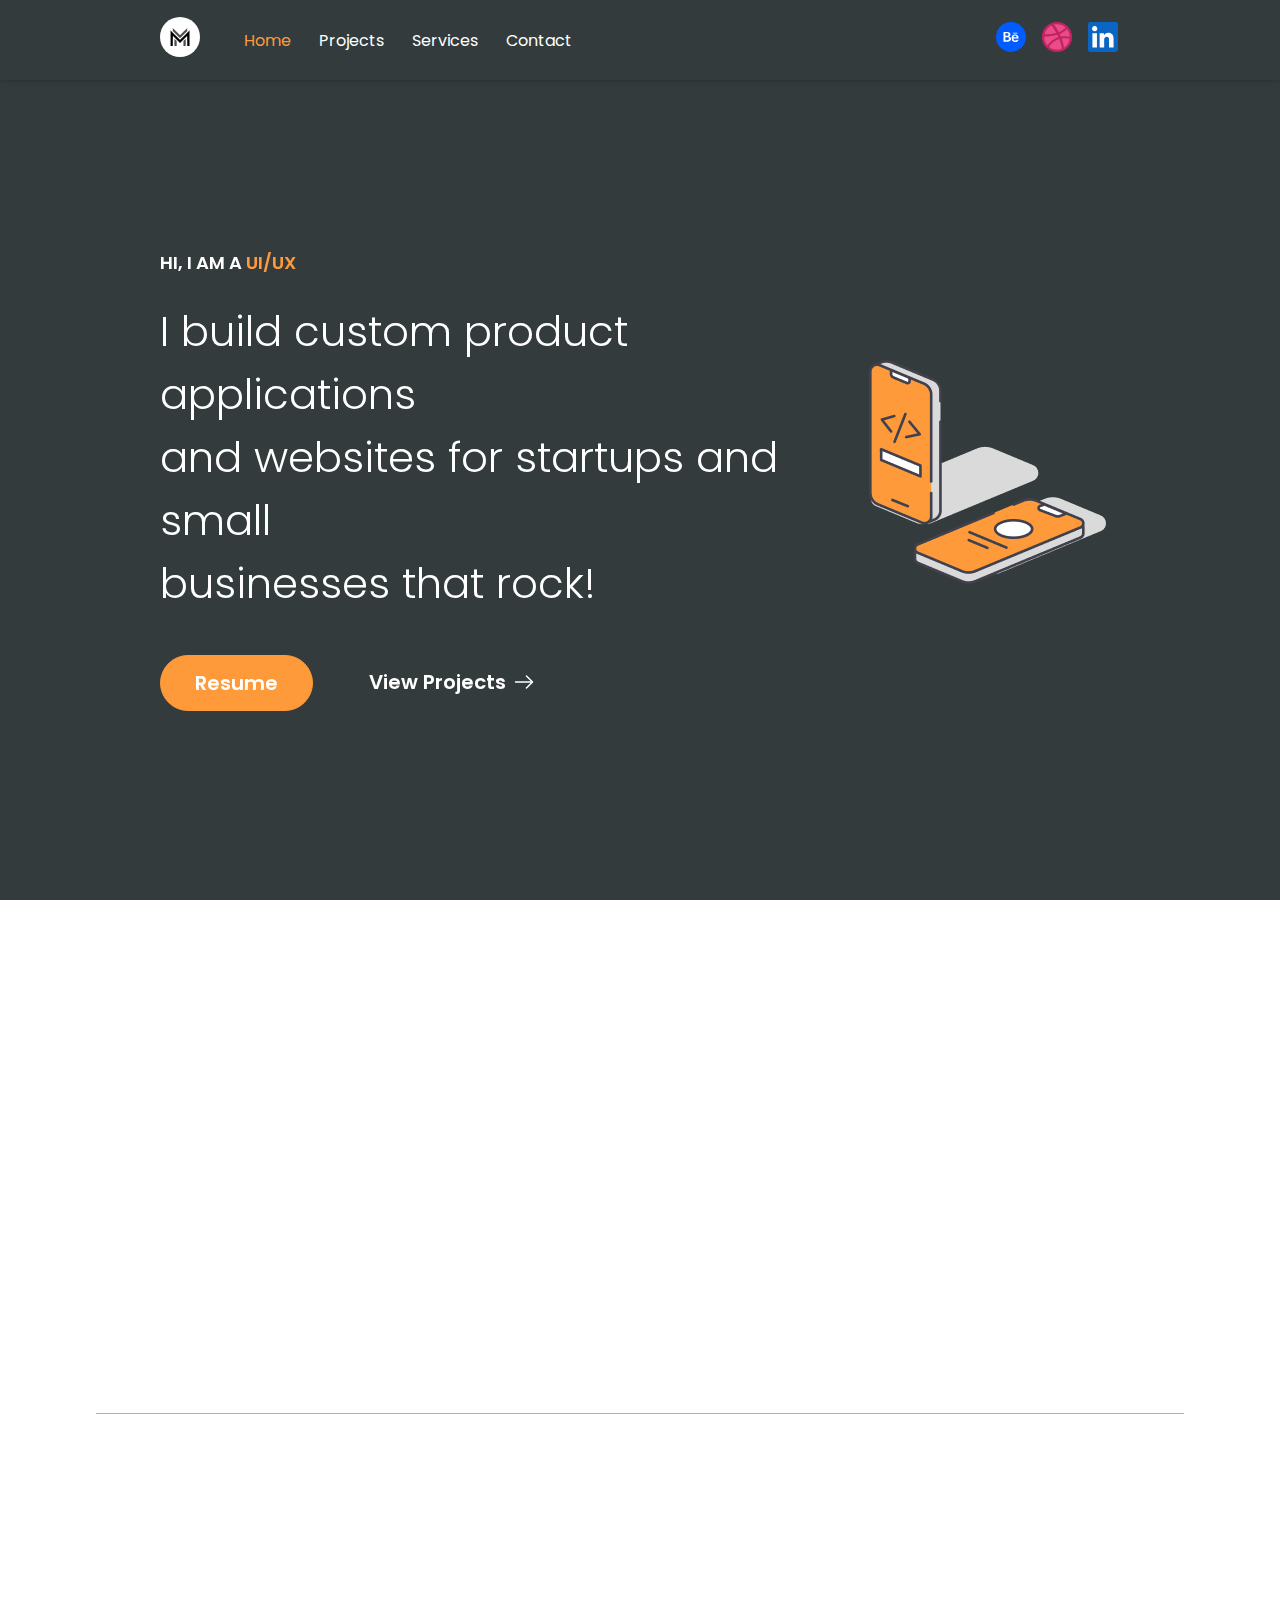
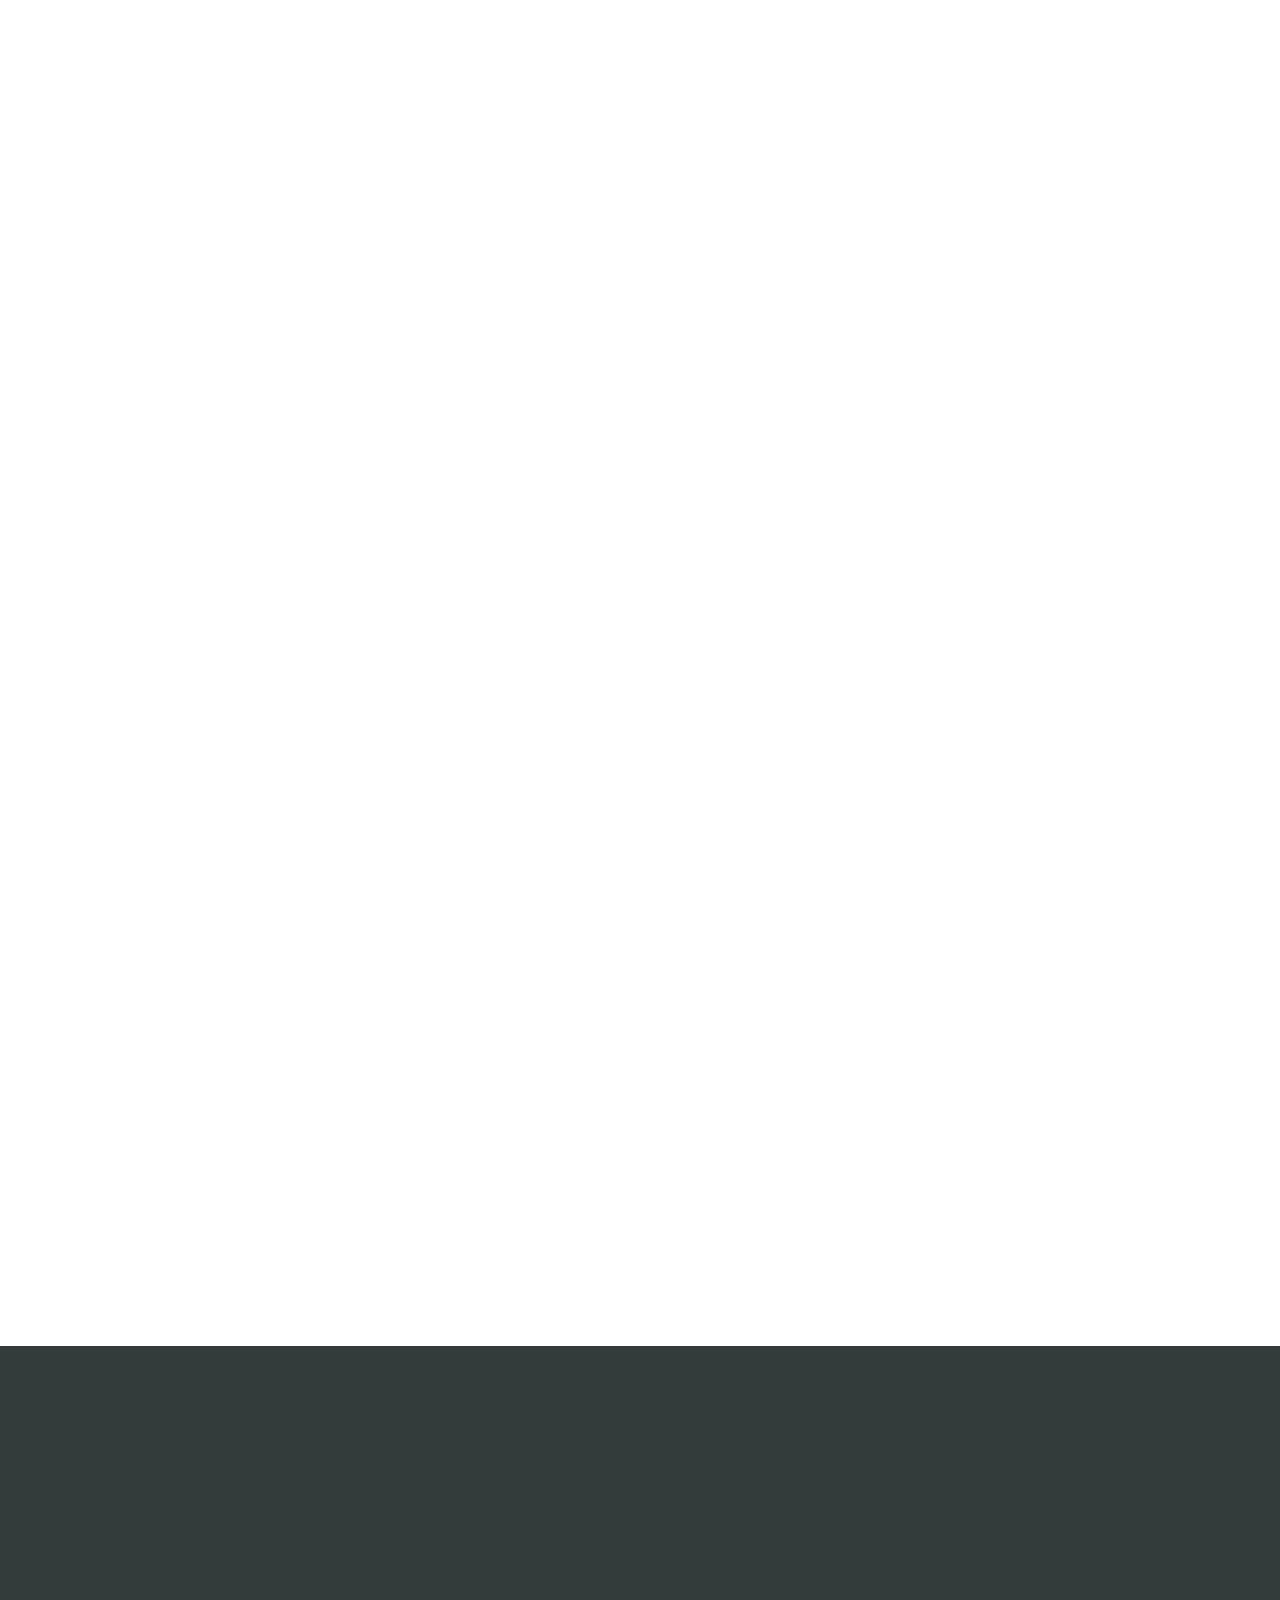
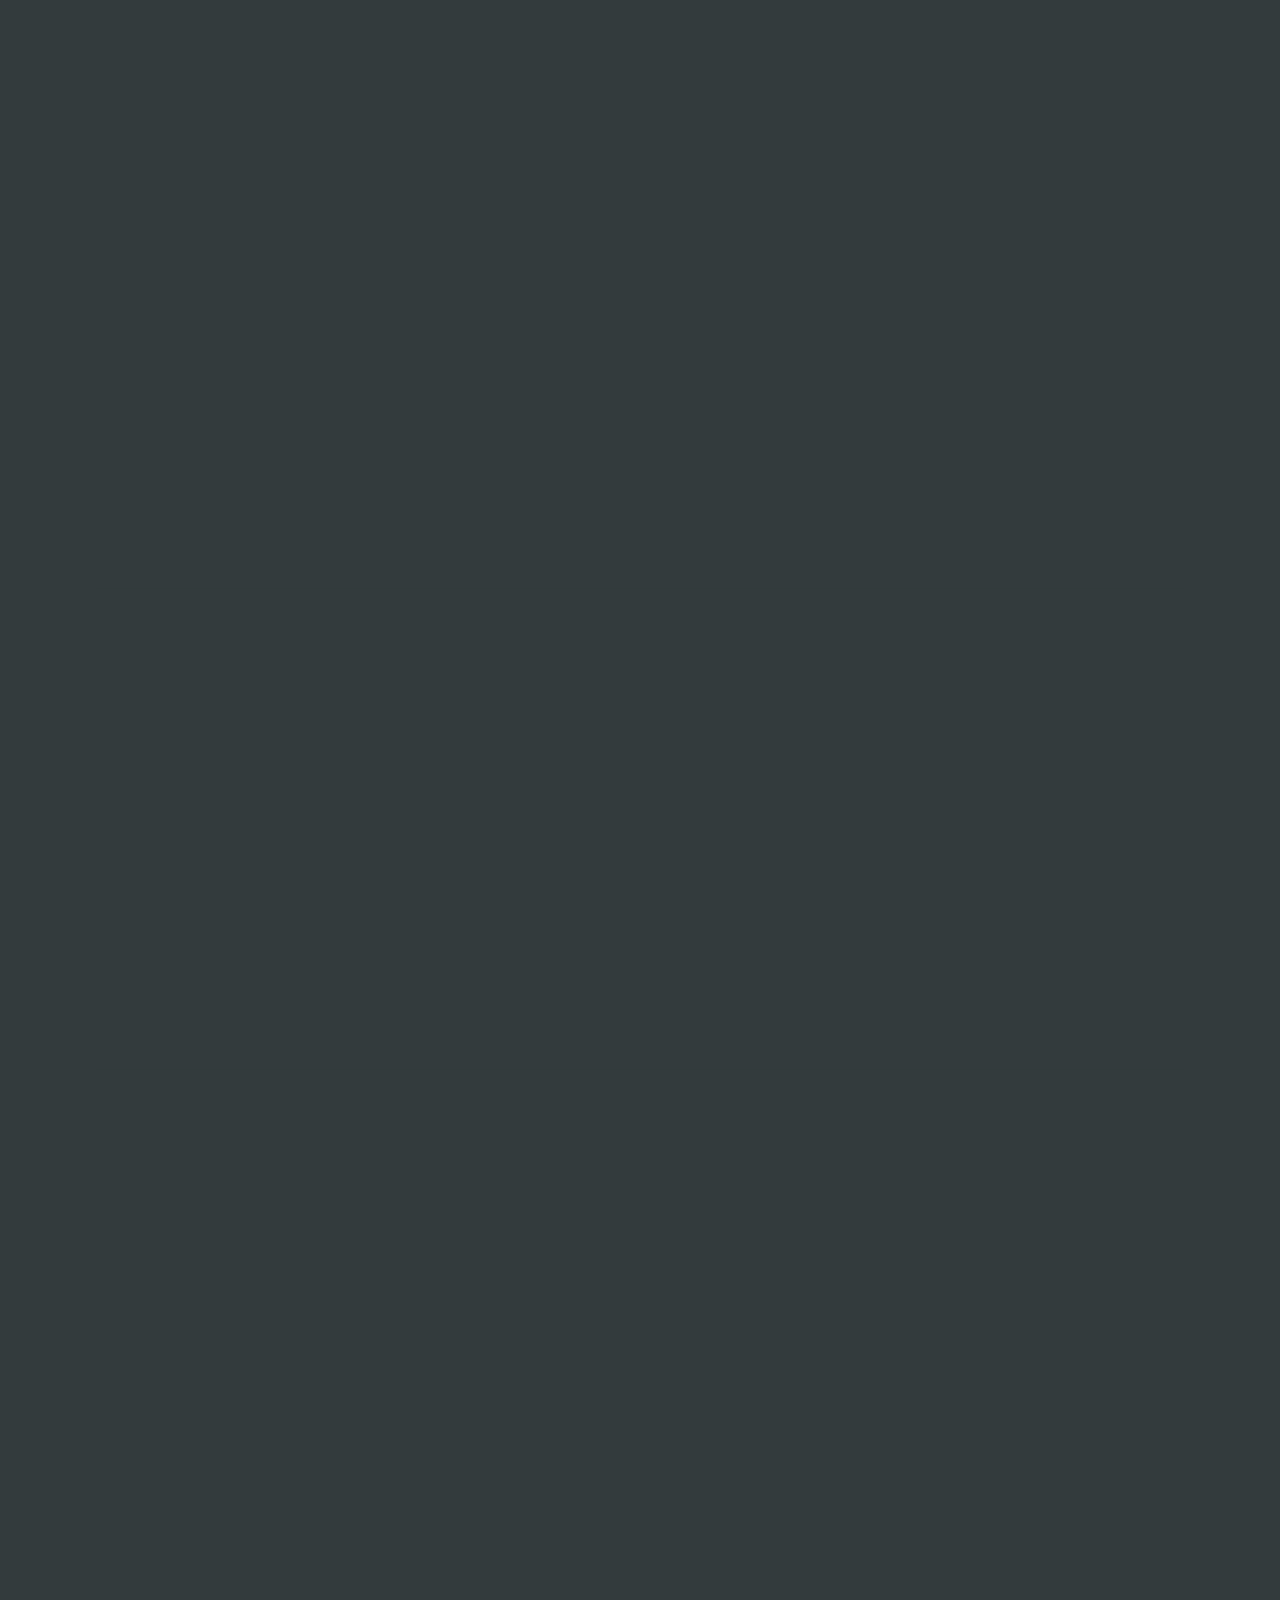
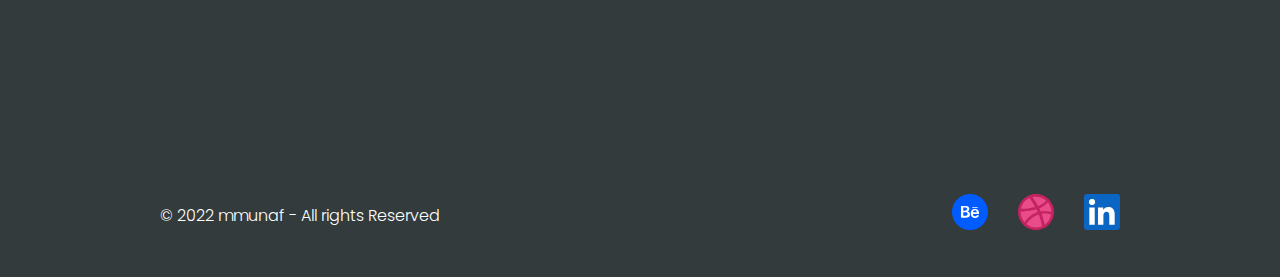
<file: index.html>
<!DOCTYPE html>
<html lang="en">
    <head>
        <meta charset="UTF-8" />
        <meta http-equiv="X-UA-Compatible" content="IE=edge" />
        <meta name="viewport" content="width=device-width, initial-scale=1.0" />
        <link rel="icon" href="Images/favicon.png" />
        <link
            href="https://fonts.googleapis.com/css2?family=Poppins:wght@300;400;600&display=swap"
            rel="stylesheet"
        />
        <link rel="stylesheet" href="https://unpkg.com/aos@next/dist/aos.css" />
        <link rel="stylesheet" href="styles.css" />

        <title>Home</title>
    </head>
    <body>
        <nav id="desktop">
            <div class="leftSideNav">
                <a href="index.html"><img src="Images/logo.jpg" alt="" /></a>
                <div class="navLinks">
                    <a href="#" class="active">Home</a>
                    <a href="projects.html">Projects</a>
                    <a href="services.html">Services</a>
                    <a href="contact.html">Contact</a>
                </div>
            </div>
            <div class="rightSideNav">
                <a href="https://www.behance.net/mmunaf" target="_blank"
                    ><img
                        class="socialIconTop"
                        src="Icons/Behance -Original.svg"
                        alt=""
                /></a>
                <a href="https://dribbble.com/mmunaf" target="_blank"
                    ><img
                        class="socialIconTop"
                        src="Icons/Dribbble - Original.svg"
                        alt=""
                /></a>
                <a href="https://www.linkedin.com/in/mmunaf/" target="_blank"
                    ><img
                        class="socialIconTop"
                        src="Icons/LinkedIn - Original.svg"
                        alt=""
                /></a>
            </div>
        </nav>

        <nav id="mobile">
            <a href="index.html"
                ><img
                    src="Images/logo.jpg"
                    alt=""
                    width="32px"
                    style="border-radius: 100%"
            /></a>
            <img
                src="Icons/menu.svg"
                alt="hamburger icon"
                id="navExpandBtn"
                onclick="navMenuControl()"
            />
        </nav>
        <div class="mobileNavBtns" id="mobileNavOptions">
            <div class="navLinksMobile">
                <a href="index.html" class="active">Home</a>
                <a href="projects.html">Projects</a>
                <a href="services.html">Services</a>
                <a href="contact.html">Contact</a>
            </div>
            <div class="socialsMobileTop">
                <a href="https://www.behance.net/mmunaf" target="_blank"
                    ><img
                        class="socialIconTop"
                        src="Icons/Behance -Original.svg"
                        alt=""
                /></a>
                <a href="https://dribbble.com/mmunaf" target="_blank"
                    ><img
                        class="socialIconTop"
                        src="Icons/Dribbble - Original.svg"
                        alt=""
                /></a>
                <a href="https://www.linkedin.com/in/mmunaf/" target="_blank"
                    ><img
                        class="socialIconTop"
                        src="Icons/LinkedIn - Original.svg"
                        alt=""
                /></a>
            </div>
        </div>

        <section id="hero" data-aos="fade-up">
            <div class="heroContent" style="margin-top: 80px">
                <!-- <p class="smallCaps" style="color: #ffffff">Hi, i am munaf</p> -->

                <!-- <div class="content smallCaps">
                    <div class="content__container">
                        <p
                            class="content__container__text smallCaps"
                            style="color: #ffffff"
                        >
                            Hello
                        </p>

                        <ul
                            class="content__container__list"
                            style="color: #ffffff"
                        >
                            <li
                                class="content__container__list__item smallCaps"
                            >
                                world !
                            </li>
                            <li
                                class="content__container__list__item smallCaps"
                            >
                                bob !
                            </li>
                            <li
                                class="content__container__list__item smallCaps"
                            >
                                users !
                            </li>
                            <li
                                class="content__container__list__item smallCaps"
                            >
                                everybody !
                            </li>
                        </ul>
                    </div>
                </div> -->

                <div class="console-container" style="margin-bottom: 24px">
                    <span class="smallCaps" id="intro1" style="display: none"
                        >Hi, I am</span
                    >
                    <span class="smallCaps" id="intro2">Hi, I am a</span>
                    <span id="text" class="smallCaps"></span>
                    <div class="console-underscore smallCaps" id="console">
                        &#95;
                    </div>
                </div>

                <p class="mainHeadingText">
                    I build custom product applications <br />
                    and websites for startups and small <br />
                    businesses that rock!
                </p>
                <div
                    class="heroBtns"
                    data-aos="fade-up"
                    data-aos-offset="50"
                    data-aos-delay="100"
                    data-aos-duration="800"
                    style="margin-top: 40px"
                >
                    <!-- <a id="downloadProjectBtn" href="#contact">Get in Touch</a> -->
                    <a id="downloadProjectBtn" href="Resume.pdf" target="_blank"
                        >Resume</a
                    >
                    <a id="getInContactBtn" href="#myProjects"
                        >View Projects
                        <img
                            src="Icons/arrow-right.svg"
                            alt="right arrow"
                            style="margin-left: 6px"
                    /></a>
                </div>
            </div>
            <img src="Images/hero_img.png" alt="" class="heroPic" />
        </section>

        <section id="myGoal">
            <img src="Images/my_goal_img.png" alt="" data-aos="fade-right" />
            <div class="myGoalContent" data-aos="fade-left">
                <p class="smallCaps">My goal</p>
                <p class="bodyText">
                    I create websites, webapps and mobile apps that helps users
                    solve their problems efficiently and effectively. The main
                    goal is always to prioritize the user and secondary help my
                    clients grow their revenue and get the best possible
                    product!
                </p>
            </div>
        </section>

        <div class="horizontalLine">
            <hr />
        </div>

        <section id="myProjects">
            <div class="myProjectsContent" data-aos="fade-up">
                <p class="smallCaps">Projects</p>
                <p class="bodyText">
                    Wide range from websites, webapps to mobile apps, each of
                    them unique and successful in their own way.
                </p>
            </div>

            <div
                class="projects"
                data-aos="fade-up"
                data-aos-offset="200"
                data-aos-delay="200"
                data-aos-duration="800"
            >
                <div class="col">
                    <div
                        class="projectTemplateNew"
                        style="position: relative"
                        data-aos="fade-up"
                        onclick="window.open(
                    'https://www.behance.net/gallery/135357335/CookEasy-UX-Case-Study',
                    '_blank' // <- This is what makes it open in a new window.
                  );"
                    >
                        <img
                            src="Images/Projects/Cookeasy3.png"
                            class="projectTemplatePicture"
                            style="background-color: #1d1d1d"
                        />
                        <div class="projectTemplateWritten">
                            <p
                                class="projectTemplateTitle"
                                style="color: white"
                            >
                                CookEasy
                            </p>
                            <p
                                class="projectTemplateSubText"
                                style="color: white"
                            >
                                A cooking app that lets users decide what to
                                cook and manage their groceries
                            </p>
                        </div>
                    </div>

                    <div
                        class="projectTemplateNew"
                        style="position: relative"
                        data-aos="fade-up"
                        data-aos-delay="100"
                        onclick="window.open(
                    'https://www.behance.net/gallery/140178639/Redesigning-a-Student-Portal-Figma',
                    '_blank' // <- This is what makes it open in a new window.
                  );"
                    >
                        <img
                            src="Images/Projects/Flex2.png"
                            class="projectTemplatePicture"
                            style="background-color: #f5f5f5"
                        />
                        <div class="projectTemplateWritten">
                            <p class="projectTemplateTitle">Flex</p>
                            <p class="projectTemplateSubText">
                                A student portal
                            </p>
                        </div>
                    </div>
                </div>
                <div class="col">
                    <div
                        class="projectTemplateNew"
                        style="position: relative"
                        data-aos="fade-up"
                        data-aos-delay="300"
                        onclick="window.open(
                    'https://www.behance.net/gallery/128820167/Python-Developer-Website-Design',
                    '_blank' // <- This is what makes it open in a new window.
                  );"
                    >
                        <img
                            src="Images/Projects/aden1.png"
                            class="projectTemplatePicture"
                            style="background-color: #f5f5f5"
                        />
                        <div class="projectTemplateWritten">
                            <p class="projectTemplateTitle">Aden</p>
                            <p class="projectTemplateSubText">
                                Portfolio website of a python developer
                            </p>
                        </div>
                    </div>
                    <div
                        class="projectTemplateNew"
                        data-aos="fade-up"
                        style="position: relative"
                        onclick="window.open(
                    'https://www.crustplay.com',
                    '_blank' // <- This is what makes it open in a new window.
                  );"
                    >
                        <img
                            src="Images/Projects/CrustPlay1.png"
                            class="projectTemplatePicture"
                            style="background-color: #1d1d1d"
                        />
                        <div class="projectTemplateWritten">
                            <p
                                class="projectTemplateTitle"
                                style="color: white"
                            >
                                CrustPlay
                            </p>
                            <p
                                class="projectTemplateSubText"
                                style="color: white"
                            >
                                Landing page of a gaming platform
                            </p>
                        </div>
                    </div>
                </div>
            </div>

            <a
                class="seeAllProjectsBtn"
                href="projects.html"
                data-aos="fade-up"
                data-aos-offset="0"
                style="margin-top: 40px"
                >See all projects <img src="Icons/arrow-right.svg" alt=""
            /></a>
        </section>

        <section id="services">
            <p class="smallCaps" data-aos="fade-up">Services</p>
            <p class="bodyText" data-aos="fade-up">
                I create digital products & services that WoW, engage and
                delight
            </p>

            <div
                class="servicesContainer"
                data-aos="fade-up"
                data-aos-delay="200"
            >
                <div class="servicesB">
                    <h3 class="bodyText">Strategy</h3>
                    <p>
                        In my strategy process, I analyze customer needs,
                        identify general product problems and advise on
                        important future decisions.
                    </p>
                </div>
                <div class="servicesB">
                    <h3 class="bodyText">Design</h3>
                    <p>
                        My design process is about making complex solutions,
                        simple. I combine thoughtful user experience with a
                        clear visual identity.
                    </p>
                </div>
                <div class="servicesB">
                    <h3 class="bodyText">Development</h3>
                    <p>
                        I bring products to life using latest technologies while
                        focusing on a perfect visual output through clean and
                        maintainable code.
                    </p>
                </div>
            </div>
            <div
                style="
                    display: flex;
                    width: 100%;
                    justify-content: center;
                    margin-top: 46px;
                "
                data-aos="fade-up"
                data-aos-delay="200"
            >
                <a id="exploreServicesBtn" href="services.html"
                    >Explore Services</a
                >
            </div>
        </section>

        <div class="horizontalLine" style="background-color: #333b3d">
            <hr style="color: #ffffff" />
        </div>

        <section id="about">
            <img
                src="Images/profile-pic.png"
                alt=""
                data-aos="fade-right"
                width="280px"
            />
            <div class="aboutContent" data-aos="fade-left">
                <p class="smallCaps">About</p>
                <p class="bodyText">
                    I'm a UI/UX Designer and Developer based in Islamabad,
                    Pakistan. I love solving problems by simplying complex
                    problems and combining insightful reserach with intutive
                    design.
                    <!-- I enjoy every stage of creating digital products
                    that are wanted by users, easy to use but also visually top
                    notch. -->
                </p>
            </div>
        </section>

        <div class="horizontalLine" style="background-color: #333b3d">
            <hr style="color: #ffffff" />
        </div>

        <section id="contact">
            <p class="contactTitle" data-aos="fade-up">Let's work together!</p>
            <div class="contactOuterContainer">
                <div
                    class="contactInfo"
                    data-aos="fade-up"
                    data-aos-delay="250"
                >
                    <p class="smallCaps">Connect</p>
                    <p class="contactInfoContent">info@gmail.com</p>
                    <p class="contactInfoContent">+92 315 7600100</p>
                    <!-- <div class="whatsappContact">
                        <img src="Images/Blank.jpg" alt="QR code" />
                        <p class="contactInfoContent">Whatsapp QR</p>
                    </div> -->
                </div>
                <div
                    class="contactForm"
                    data-aos="fade-up"
                    data-aos-delay="250"
                >
                    <form
                        action="https://formspree.io/f/xlezjwrj"
                        method="POST"
                    >
                        <div class="row">
                            <input
                                type="text"
                                placeholder="Name"
                                style="margin-right: 20px"
                                name="name"
                            />
                            <input
                                type="email"
                                placeholder="Email"
                                name="_replyto"
                            />
                        </div>
                        <textarea
                            name="message"
                            placeholder="Project Details"
                            cols="10"
                            rows="10"
                        ></textarea>
                        <button type="submit">Send</button>
                    </form>
                </div>
            </div>
        </section>

        <footer>
            <div class="horizontalLine" style="background-color: #333b3d">
                <hr style="color: #ffffff" />
            </div>

            <div class="footerContent">
                <p>© 2022 mmunaf - All rights Reserved</p>
                <div class="socialsFooter">
                    <a href="https://www.behance.net/mmunaf"
                        ><img
                            class="socialIconTop"
                            src="Icons/Behance -Original.svg"
                            alt=""
                    /></a>
                    <a href="https://dribbble.com/mmunaf"
                        ><img
                            class="socialIconTop"
                            src="Icons/Dribbble - Original.svg"
                            alt=""
                    /></a>
                    <a href="https://www.linkedin.com/in/mmunaf/"
                        ><img
                            class="socialIconTop"
                            src="Icons/LinkedIn - Original.svg"
                            alt=""
                    /></a>
                </div>
            </div>
        </footer>
        <script src="https://unpkg.com/aos@next/dist/aos.js"></script>
        <script src="script.js"></script>
        <script>
            // function([string1, string2],target id,[color1,color2])
            consoleText(
                [
                    /* "Munaf.", */
                    "UI/UX Designer.",
                    "Product Designer.",
                    "Web Developer.",
                    "Visual Designer.",
                    "Brand Designer.",
                ],
                "text",
                [
                    /* "white", */ "#fe9a3a",
                    "#fe9a3a",
                    "#fe9a3a",
                    "#fe9a3a",
                    "#fe9a3a",
                ]
            );

            function consoleText(words, id, colors) {
                /* console.log(words.length);
                if (words.length > 6) {
                    document.getElementById("intro1").style.display = "none";
                    document.getElementById("intro2").style.display =
                        "inline-block";
                } else {
                    document.getElementById("intro2").style.display = "none";
                    document.getElementById("intro1").style.display =
                        "inline-block";
                } */

                if (colors === undefined) colors = ["#fff"];
                var visible = true;
                var con = document.getElementById("console");
                var letterCount = 1;
                var x = 1;
                var waiting = false;
                var target = document.getElementById(id);
                target.setAttribute("style", "color:" + colors[0]);
                window.setInterval(function () {
                    if (letterCount === 0 && waiting === false) {
                        waiting = true;
                        target.innerHTML = words[0].substring(0, letterCount);
                        window.setTimeout(function () {
                            var usedColor = colors.shift();
                            colors.push(usedColor);
                            var usedWord = words.shift();
                            words.push(usedWord);
                            x = 1;
                            target.setAttribute("style", "color:" + colors[0]);
                            letterCount += x;
                            waiting = false;
                        }, 1000);
                    } else if (
                        letterCount === words[0].length + 1 &&
                        waiting === false
                    ) {
                        waiting = true;
                        window.setTimeout(function () {
                            x = -1;
                            letterCount += x;
                            waiting = false;
                        }, 1000);
                    } else if (waiting === false) {
                        target.innerHTML = words[0].substring(0, letterCount);
                        letterCount += x;
                    }
                }, 120);
                window.setInterval(function () {
                    if (visible === true) {
                        con.className = "console-underscore hidden";
                        visible = false;
                    } else {
                        con.className = "console-underscore";

                        visible = true;
                    }
                }, 400);
            }
        </script>
    </body>
</html>
</file>
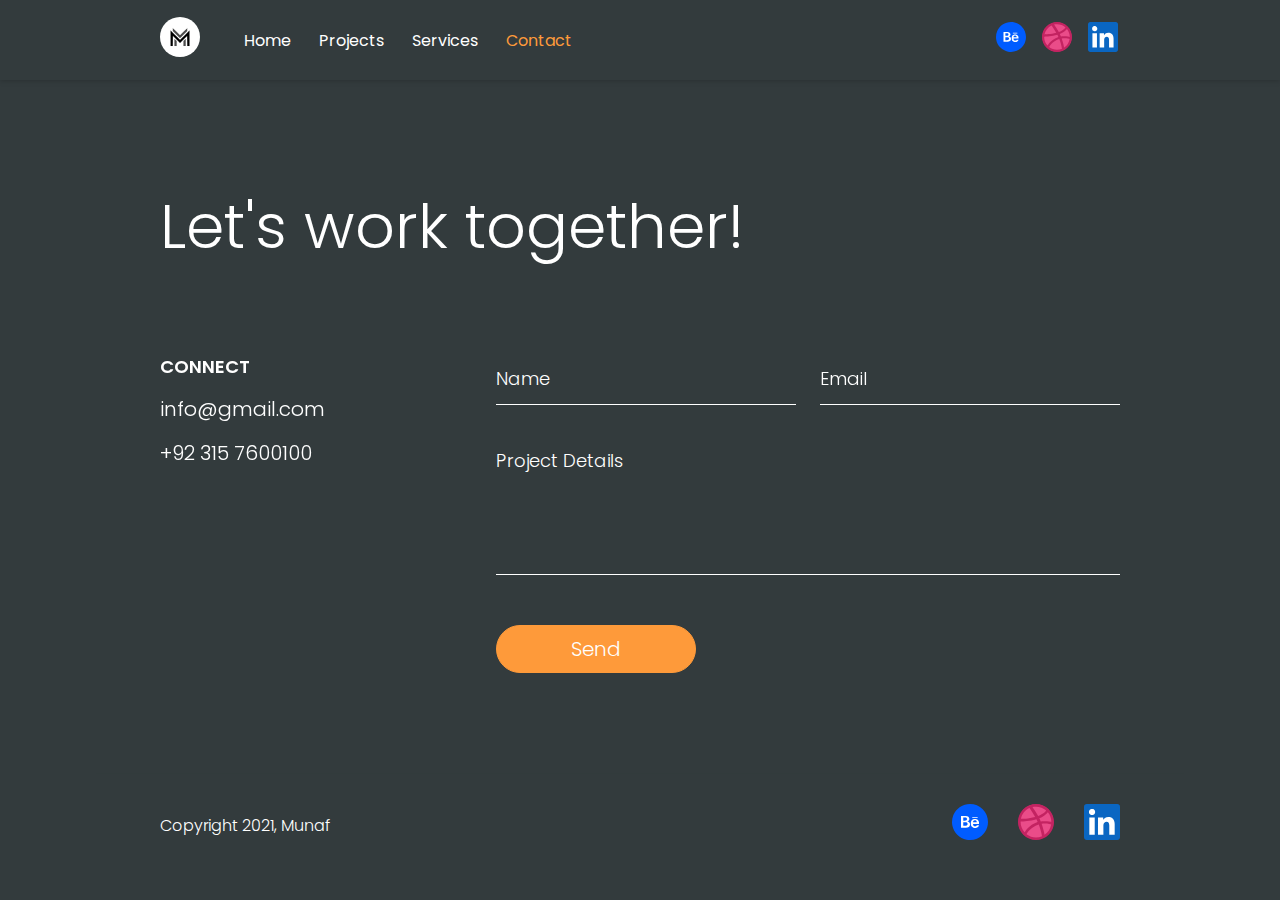
<file: contact.html>
<!DOCTYPE html>
<html lang="en">
    <head>
        <meta charset="UTF-8" />
        <meta http-equiv="X-UA-Compatible" content="IE=edge" />
        <meta name="viewport" content="width=device-width, initial-scale=1.0" />

        <link
            href="https://fonts.googleapis.com/css2?family=Poppins:wght@300;400;600&display=swap"
            rel="stylesheet"
        />
        <link rel="stylesheet" href="https://unpkg.com/aos@next/dist/aos.css" />
        <link rel="stylesheet" href="styles.css" />
        <link rel="icon" href="Images/favicon.png" />

        <title>Contact</title>
    </head>
    <body>
        <nav id="desktop">
            <div class="leftSideNav">
                <a href="index.html"><img src="Images/logo.jpg" alt="" /></a>
                <div class="navLinks">
                    <a href="index.html">Home</a>
                    <a href="projects.html">Projects</a>
                    <a href="services.html">Services</a>
                    <a href="contact.html" class="active">Contact</a>
                </div>
            </div>
            <div class="rightSideNav">
                <a href="https://www.behance.net/mmunaf" target="_blank"
                    ><img
                        class="socialIconTop"
                        src="Icons/Behance -Original.svg"
                        alt=""
                /></a>
                <a href="https://dribbble.com/mmunaf" target="_blank"
                    ><img
                        class="socialIconTop"
                        src="Icons/Dribbble - Original.svg"
                        alt=""
                /></a>
                <a href="https://www.linkedin.com/in/mmunaf/" target="_blank"
                    ><img
                        class="socialIconTop"
                        src="Icons/LinkedIn - Original.svg"
                        alt=""
                /></a>
            </div>
        </nav>

        <nav id="mobile">
            <a href="index.html"
                ><img
                    src="Images/logo.jpg"
                    alt=""
                    width="32px"
                    style="border-radius: 100%"
            /></a>
            <img
                src="Icons/menu.svg"
                alt="hamburger icon"
                id="navExpandBtn"
                onclick="navMenuControl()"
            />
        </nav>
        <div class="mobileNavBtns" id="mobileNavOptions">
            <div class="navLinksMobile">
                <a href="index.html">Home</a>
                <a href="projects.html">Projects</a>
                <a href="services.html">Services</a>
                <a href="contact.html" class="active">Contact</a>
            </div>
            <div class="socialsMobileTop">
                <a href="https://www.behance.net/mmunaf" target="_blank"
                    ><img
                        class="socialIconTop"
                        src="Icons/Behance -Original.svg"
                        alt=""
                /></a>
                <a href="https://dribbble.com/mmunaf" target="_blank"
                    ><img
                        class="socialIconTop"
                        src="Icons/Dribbble - Original.svg"
                        alt=""
                /></a>
                <a href="https://www.linkedin.com/in/mmunaf/" target="_blank"
                    ><img
                        class="socialIconTop"
                        src="Icons/LinkedIn - Original.svg"
                        alt=""
                /></a>
            </div>
        </div>

        <section id="contact">
            <p class="contactTitle" data-aos="fade-up">Let's work together!</p>
            <div class="contactOuterContainer">
                <div
                    class="contactInfo"
                    data-aos="fade-up"
                    data-aos-delay="250"
                >
                    <p class="smallCaps">Connect</p>
                    <p class="contactInfoContent">info@gmail.com</p>
                    <p class="contactInfoContent">+92 315 7600100</p>
                    <!-- <div class="whatsappContact">
                        <img src="Images/Blank.jpg" alt="QR code" />
                        <p class="contactInfoContent">Whatsapp QR</p>
                    </div> -->
                </div>
                <div
                    class="contactForm"
                    data-aos="fade-up"
                    data-aos-delay="250"
                >
                    <form
                        action="https://formspree.io/f/xlezjwrj"
                        method="POST"
                    >
                        <div class="row">
                            <input
                                type="text"
                                placeholder="Name"
                                style="margin-right: 20px"
                                name="name"
                            />
                            <input
                                type="email"
                                placeholder="Email"
                                name="_replyto"
                            />
                        </div>
                        <textarea
                            name="message"
                            placeholder="Project Details"
                            cols="10"
                            rows="10"
                        ></textarea>
                        <button type="submit">Send</button>
                    </form>
                </div>
            </div>
        </section>

        <footer>
            <div class="horizontalLine" style="background-color: #333b3d">
                <hr style="color: #ffffff" />
            </div>

            <div class="footerContent">
                <p>Copyright 2021, Munaf</p>
                <div class="socialsFooter">
                    <a href="https://www.behance.net/mmunaf"
                        ><img
                            class="socialIconTop"
                            src="Icons/Behance -Original.svg"
                            alt=""
                    /></a>
                    <a href="https://dribbble.com/mmunaf"
                        ><img
                            class="socialIconTop"
                            src="Icons/Dribbble - Original.svg"
                            alt=""
                    /></a>
                    <a href="https://www.linkedin.com/in/mmunaf/"
                        ><img
                            class="socialIconTop"
                            src="Icons/LinkedIn - Original.svg"
                            alt=""
                    /></a>
                </div>
            </div>
        </footer>

        <script src="https://unpkg.com/aos@next/dist/aos.js"></script>
        <script src="script.js"></script>
    </body>
</html>
</file>
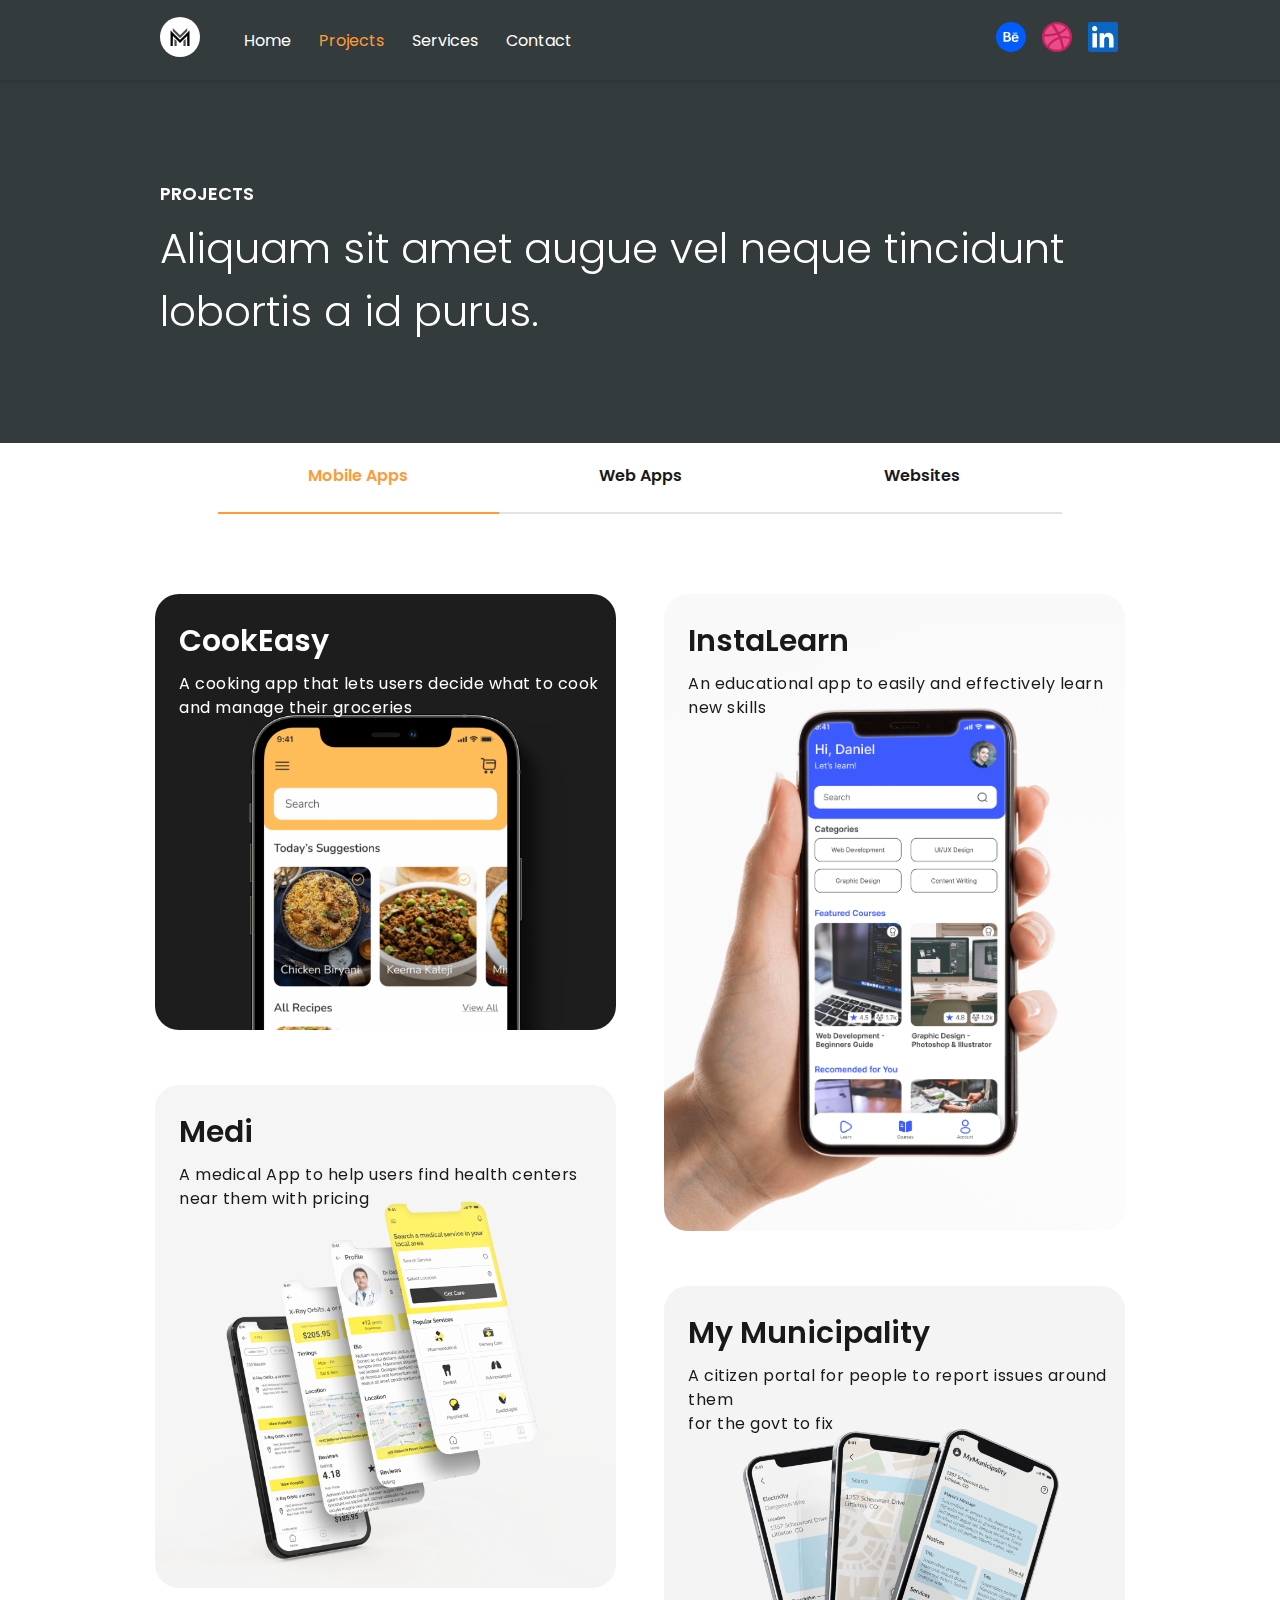
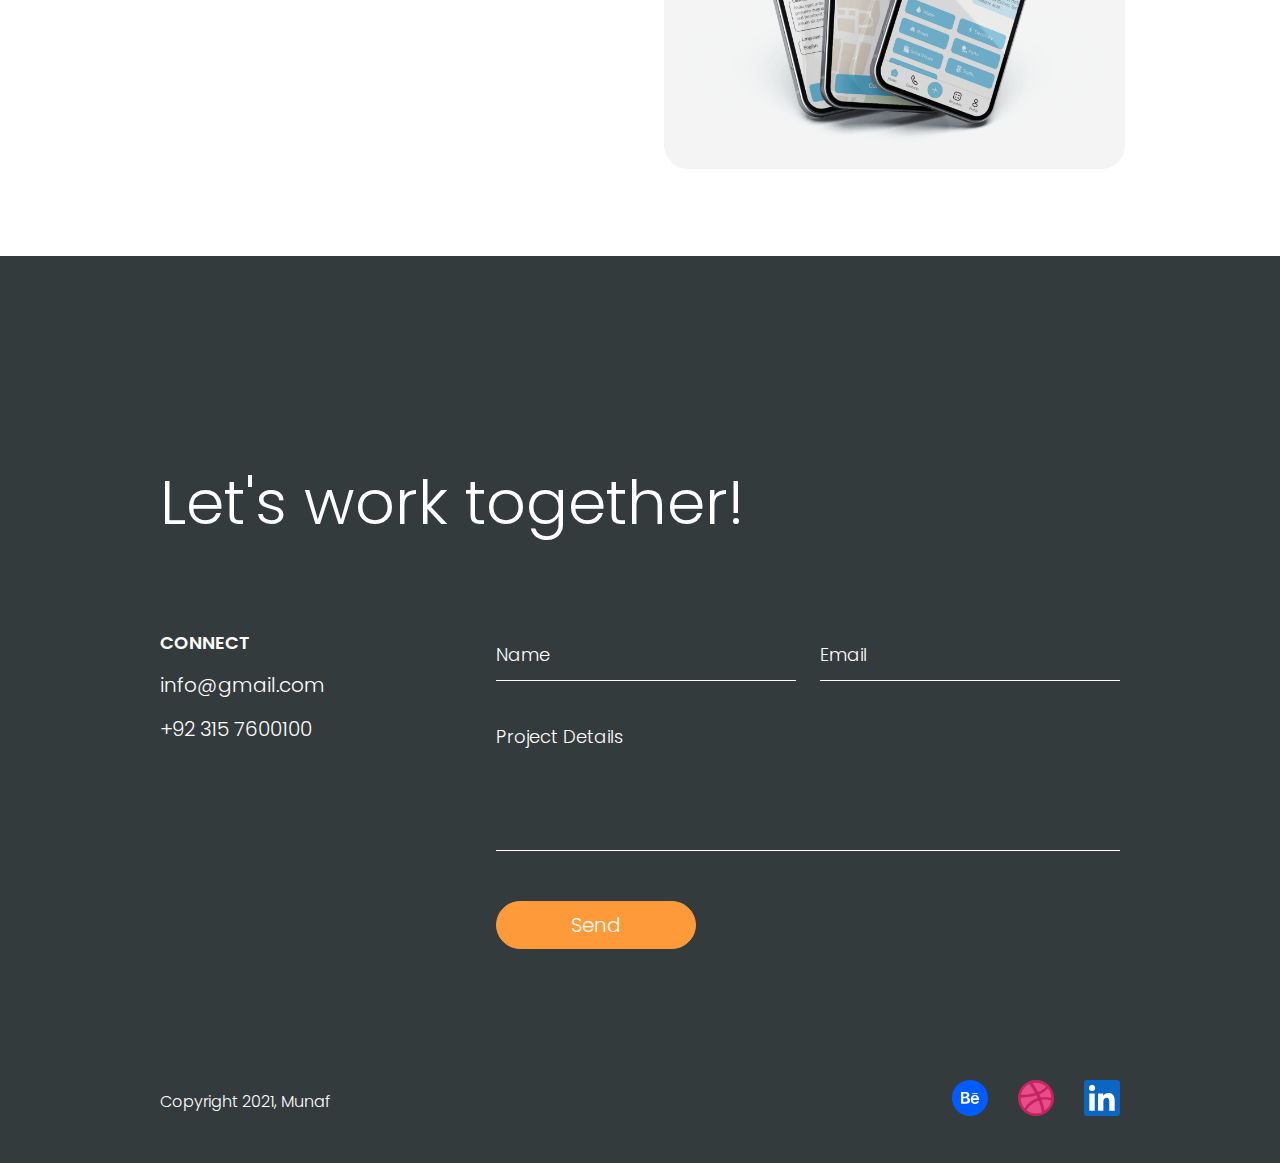
<file: projects.html>
<!DOCTYPE html>
<html lang="en">
    <head>
        <meta charset="UTF-8" />
        <meta http-equiv="X-UA-Compatible" content="IE=edge" />
        <meta name="viewport" content="width=device-width, initial-scale=1.0" />
        <link rel="icon" href="Images/favicon.png" />
        <link
            href="https://fonts.googleapis.com/css2?family=Poppins:wght@300;400;600&display=swap"
            rel="stylesheet"
        />
        <link rel="stylesheet" href="https://unpkg.com/aos@next/dist/aos.css" />
        <link rel="stylesheet" href="styles.css" />

        <title>Projects</title>
    </head>
    <body>
        <nav id="desktop">
            <div class="leftSideNav">
                <a href="index.html"><img src="Images/logo.jpg" alt="" /></a>
                <div class="navLinks">
                    <a href="index.html">Home</a>
                    <a href="#" class="active">Projects</a>
                    <a href="services.html">Services</a>
                    <a href="contact.html">Contact</a>
                </div>
            </div>
            <div class="rightSideNav">
                <a href="https://www.behance.net/mmunaf" target="_blank"
                    ><img
                        class="socialIconTop"
                        src="Icons/Behance -Original.svg"
                        alt=""
                /></a>
                <a href="https://dribbble.com/mmunaf" target="_blank"
                    ><img
                        class="socialIconTop"
                        src="Icons/Dribbble - Original.svg"
                        alt=""
                /></a>
                <a href="https://www.linkedin.com/in/mmunaf/" target="_blank"
                    ><img
                        class="socialIconTop"
                        src="Icons/LinkedIn - Original.svg"
                        alt=""
                /></a>
            </div>
        </nav>

        <nav id="mobile">
            <a href="index.html"
                ><img
                    src="Images/logo.jpg"
                    alt=""
                    width="32px"
                    style="border-radius: 100%"
            /></a>
            <img
                src="Icons/menu.svg"
                alt="hamburger icon"
                id="navExpandBtn"
                onclick="navMenuControl()"
            />
        </nav>
        <div class="mobileNavBtns" id="mobileNavOptions">
            <div class="navLinksMobile">
                <a href="index.html">Home</a>
                <a href="#" class="active">Projects</a>
                <a href="services.html">Services</a>
                <a href="contact.html">Contact</a>
            </div>
            <div class="socialsMobileTop">
                <a href="https://www.behance.net/mmunaf" target="_blank"
                    ><img
                        class="socialIconTop"
                        src="Icons/Behance -Original.svg"
                        alt=""
                /></a>
                <a href="https://dribbble.com/mmunaf" target="_blank"
                    ><img
                        class="socialIconTop"
                        src="Icons/Dribbble - Original.svg"
                        alt=""
                /></a>
                <a href="https://www.linkedin.com/in/mmunaf/" target="_blank"
                    ><img
                        class="socialIconTop"
                        src="Icons/LinkedIn - Original.svg"
                        alt=""
                /></a>
            </div>
        </div>

        <section id="servicesHeading" data-aos="fade-up">
            <p class="smallCaps" style="color: #ffffff">projects</p>
            <p class="mainHeadingText">
                Aliquam sit amet augue vel neque tincidunt lobortis a id purus.
            </p>
        </section>

        <section
            id="projectDetails"
            data-aos="fade-up"
            data-aos-offset="200"
            data-aos-delay="100"
            data-aos-duration="600"
        >
            <div class="projectCatSelector">
                <div class="catBtn current" onclick="openTab(event, 'Mobile')">
                    <p class="catBtnText">Mobile Apps</p>
                </div>
                <div class="catBtn" onclick="openTab(event, 'Webapps')">
                    <p class="catBtnText">Web Apps</p>
                </div>
                <div class="catBtn" onclick="openTab(event, 'Websites')">
                    <p class="catBtnText">Websites</p>
                </div>
            </div>

            <div class="projectCatMobileSelector">
                <select>
                    <option value="" onclick="openTab(event, 'Mobile')">
                        Mobile Apps
                    </option>
                    <option value="" onclick="openTab(event, 'Webapps')">
                        Web Apps
                    </option>
                    <option value="" onclick="openTab(event, 'Websites')">
                        Websites
                    </option>
                </select>
            </div>

            <div
                class="projects tabcontent"
                id="Mobile"
                data-aos="fade-up"
                data-aos-offset="100"
                data-aos-delay="200"
            >
                <div class="col">
                    <div
                        class="projectTemplateNew"
                        style="position: relative"
                        onclick="window.open(
                    'https://www.behance.net/gallery/135357335/CookEasy-UX-Case-Study',
                    '_blank' // <- This is what makes it open in a new window.
                  );"
                    >
                        <img
                            src="Images/Projects/Cookeasy3.png"
                            class="projectTemplatePicture"
                            style="background-color: #1d1d1d"
                        />
                        <div class="projectTemplateWritten">
                            <p
                                class="projectTemplateTitle"
                                style="color: white"
                            >
                                CookEasy
                            </p>
                            <p
                                class="projectTemplateSubText"
                                style="color: white"
                            >
                                A cooking app that lets users decide what to
                                cook and manage their groceries
                            </p>
                        </div>
                    </div>

                    <div class="projectTemplateNew" style="position: relative">
                        <img
                            src="Images/Projects/Medi.png"
                            class="projectTemplatePicture"
                            style="background-color: #f5f5f5"
                        />
                        <div class="projectTemplateWritten">
                            <p class="projectTemplateTitle">Medi</p>
                            <p class="projectTemplateSubText">
                                A medical App to help users find health centers
                                near them with pricing
                            </p>
                        </div>
                    </div>
                </div>
                <div class="col">
                    <div class="projectTemplateNew" style="position: relative">
                        <img
                            src="Images/Projects/InstaLearn1.png"
                            class="projectTemplatePicture"
                            style="background-color: #f9f9f9"
                        />
                        <div class="projectTemplateWritten">
                            <p class="projectTemplateTitle">InstaLearn</p>
                            <p class="projectTemplateSubText">
                                An educational app to easily and effectively
                                learn new skills
                            </p>
                        </div>
                    </div>
                    <div class="projectTemplateNew" style="position: relative">
                        <img
                            src="Images/Projects/MyMun1.png"
                            class="projectTemplatePicture"
                            style="background-color: #f4f4f4"
                        />
                        <div class="projectTemplateWritten">
                            <p class="projectTemplateTitle">My Municipality</p>
                            <p class="projectTemplateSubText">
                                A citizen portal for people to report issues
                                around them <br />
                                for the govt to fix
                            </p>
                        </div>
                    </div>
                </div>
            </div>

            <div
                class="projects tabcontent"
                id="Webapps"
                data-aos="fade-up"
                data-aos-offset="200"
                data-aos-delay="200"
                data-aos-duration="800"
            >
                <div class="col">
                    <div
                        class="projectTemplateNew"
                        style="position: relative"
                        data-aos="fade-up"
                        data-aos-delay="100"
                        onclick="window.open(
                    'https://www.behance.net/gallery/140178639/Redesigning-a-Student-Portal-Figma',
                    '_blank' // <- This is what makes it open in a new window.
                  );"
                    >
                        <img
                            src="Images/Projects/Flex2.png"
                            class="projectTemplatePicture"
                            style="background-color: #f5f5f5"
                        />
                        <div class="projectTemplateWritten">
                            <p class="projectTemplateTitle">Flex</p>
                            <p class="projectTemplateSubText">
                                A student portal
                            </p>
                        </div>
                    </div>
                </div>
                <div class="col">
                    <div
                        class="projectTemplateNew"
                        style="position: relative"
                        data-aos="fade-up"
                        data-aos-delay="300"
                    >
                        <img
                            src="Images/Projects/LinkX.png"
                            class="projectTemplatePicture"
                            style="background-color: #1d1d1d"
                        />
                        <div class="projectTemplateWritten">
                            <p
                                class="projectTemplateTitle"
                                style="color: white"
                            >
                                LinkX
                            </p>
                            <p
                                class="projectTemplateSubText"
                                style="color: white"
                            >
                                A productivity web app focused on reducing the
                                time it <br />
                                takes to go to links
                            </p>
                        </div>
                    </div>
                </div>
            </div>

            <div
                class="projects tabcontent"
                id="Websites"
                data-aos="fade-up"
                data-aos-offset="200"
                data-aos-delay="200"
                data-aos-duration="800"
            >
                <div class="col">
                    <div
                        class="projectTemplateNew"
                        style="position: relative"
                        data-aos="fade-up"
                        data-aos-delay="300"
                        onclick="window.open(
                    'https://www.behance.net/gallery/128820167/Python-Developer-Website-Design',
                    '_blank' // <- This is what makes it open in a new window.
                  );"
                    >
                        <img
                            src="Images/Projects/aden1.png"
                            class="projectTemplatePicture"
                            style="background-color: #f5f5f5"
                        />
                        <div class="projectTemplateWritten">
                            <p class="projectTemplateTitle">Aden</p>
                            <p class="projectTemplateSubText">
                                Portfolio website of a python developer
                            </p>
                        </div>
                    </div>
                    <div
                        class="projectTemplateNew"
                        data-aos="fade-up"
                        style="position: relative"
                    >
                        <img
                            src="Images/Projects/CrustPlay1.png"
                            class="projectTemplatePicture"
                            style="background-color: #1d1d1d"
                        />
                        <div class="projectTemplateWritten">
                            <p
                                class="projectTemplateTitle"
                                style="color: white"
                            >
                                CrustPlay
                            </p>
                            <p
                                class="projectTemplateSubText"
                                style="color: white"
                            >
                                Landing page of a gaming platform
                            </p>
                        </div>
                    </div>
                </div>
                <div class="col">
                    <div
                        class="projectTemplateNew"
                        style="position: relative"
                        data-aos="fade-up"
                    >
                        <img
                            src="Images/Projects/CyberWebsite1.png"
                            class="projectTemplatePicture"
                            style="background-color: #1d1d1d"
                        />
                        <div class="projectTemplateWritten">
                            <p
                                class="projectTemplateTitle"
                                style="color: white"
                            >
                                TechOwl
                            </p>
                            <p
                                class="projectTemplateSubText"
                                style="color: white"
                            >
                                Landing page for a cyber security firm TechOwl
                            </p>
                        </div>
                    </div>

                    <div
                        class="projectTemplateNew"
                        style="position: relative"
                        data-aos="fade-up"
                        data-aos-delay="100"
                    >
                        <img
                            src="Images/Projects/daastan1.png"
                            class="projectTemplatePicture"
                            style="background-color: #f5f5f5"
                        />
                        <div class="projectTemplateWritten">
                            <p class="projectTemplateTitle">Daastan</p>
                            <p class="projectTemplateSubText">
                                Landing page + online store of a book publishing
                                company
                            </p>
                        </div>
                    </div>
                </div>
            </div>
        </section>

        <section id="contact">
            <p class="contactTitle">Let's work together!</p>
            <div class="contactOuterContainer">
                <div class="contactInfo">
                    <p class="smallCaps">Connect</p>
                    <p class="contactInfoContent">info@gmail.com</p>
                    <p class="contactInfoContent">+92 315 7600100</p>
                    <!-- <div class="whatsappContact">
                        <img src="Images/Blank.jpg" alt="QR code" />
                        <p class="contactInfoContent">Whatsapp QR</p>
                    </div> -->
                </div>
                <div class="contactForm">
                    <form
                        action="https://formspree.io/f/xlezjwrj"
                        method="POST"
                    >
                        <div class="row">
                            <input
                                type="text"
                                placeholder="Name"
                                style="margin-right: 20px"
                                name="name"
                            />
                            <input
                                type="email"
                                placeholder="Email"
                                name="_replyto"
                            />
                        </div>
                        <textarea
                            name="message"
                            placeholder="Project Details"
                            cols="10"
                            rows="10"
                        ></textarea>
                        <button type="submit">Send</button>
                    </form>
                </div>
            </div>
        </section>

        <footer>
            <div class="horizontalLine" style="background-color: #333b3d">
                <hr style="color: #ffffff" />
            </div>

            <div class="footerContent">
                <p>Copyright 2021, Munaf</p>
                <div class="socialsFooter">
                    <a href="https://www.behance.net/mmunaf"
                        ><img
                            class="socialIconTop"
                            src="Icons/Behance -Original.svg"
                            alt=""
                    /></a>
                    <a href="https://dribbble.com/mmunaf"
                        ><img
                            class="socialIconTop"
                            src="Icons/Dribbble - Original.svg"
                            alt=""
                    /></a>
                    <a href="https://www.linkedin.com/in/mmunaf/"
                        ><img
                            class="socialIconTop"
                            src="Icons/LinkedIn - Original.svg"
                            alt=""
                    /></a>
                </div>
            </div>
        </footer>

        <script src="https://unpkg.com/aos@next/dist/aos.js"></script>
        <script src="script.js"></script>
        <script>
            tabcontent = document.getElementsByClassName("projects tabcontent");
            tabcontent[1].style.display = "none";
            tabcontent[2].style.display = "none";

            function navMenuControl() {
                if (
                    document.getElementById("mobileNavOptions").style.display ==
                    "none"
                ) {
                    document.getElementById("mobileNavOptions").style.display =
                        "flex";
                    document
                        .getElementById("navExpandBtn")
                        .setAttribute("src", "Icons/cross.svg");
                } else {
                    document.getElementById("mobileNavOptions").style.display =
                        "none";
                    document
                        .getElementById("navExpandBtn")
                        .setAttribute("src", "Icons/menu.svg");
                }
            }

            function openTab(evt, tabName) {
                // Declare all variables
                var i, tabcontent, tablinks;

                // Get all elements with class="tabcontent" and hide them
                tabcontent = document.getElementsByClassName(
                    "projects tabcontent"
                );
                for (i = 0; i < tabcontent.length; i++) {
                    tabcontent[i].style.display = "none";
                }

                // Get all elements with class="tablinks" and remove the class "active"
                tablinks = document.getElementsByClassName("catBtn");
                for (i = 0; i < tablinks.length; i++) {
                    tablinks[i].className = tablinks[i].className.replace(
                        " current",
                        ""
                    );
                }

                // Show the current tab, and add an "active" class to the button that opened the tab
                document.getElementById(tabName).style.display = "flex";
                evt.currentTarget.className += " current";
            }
        </script>
    </body>
</html>
</file>
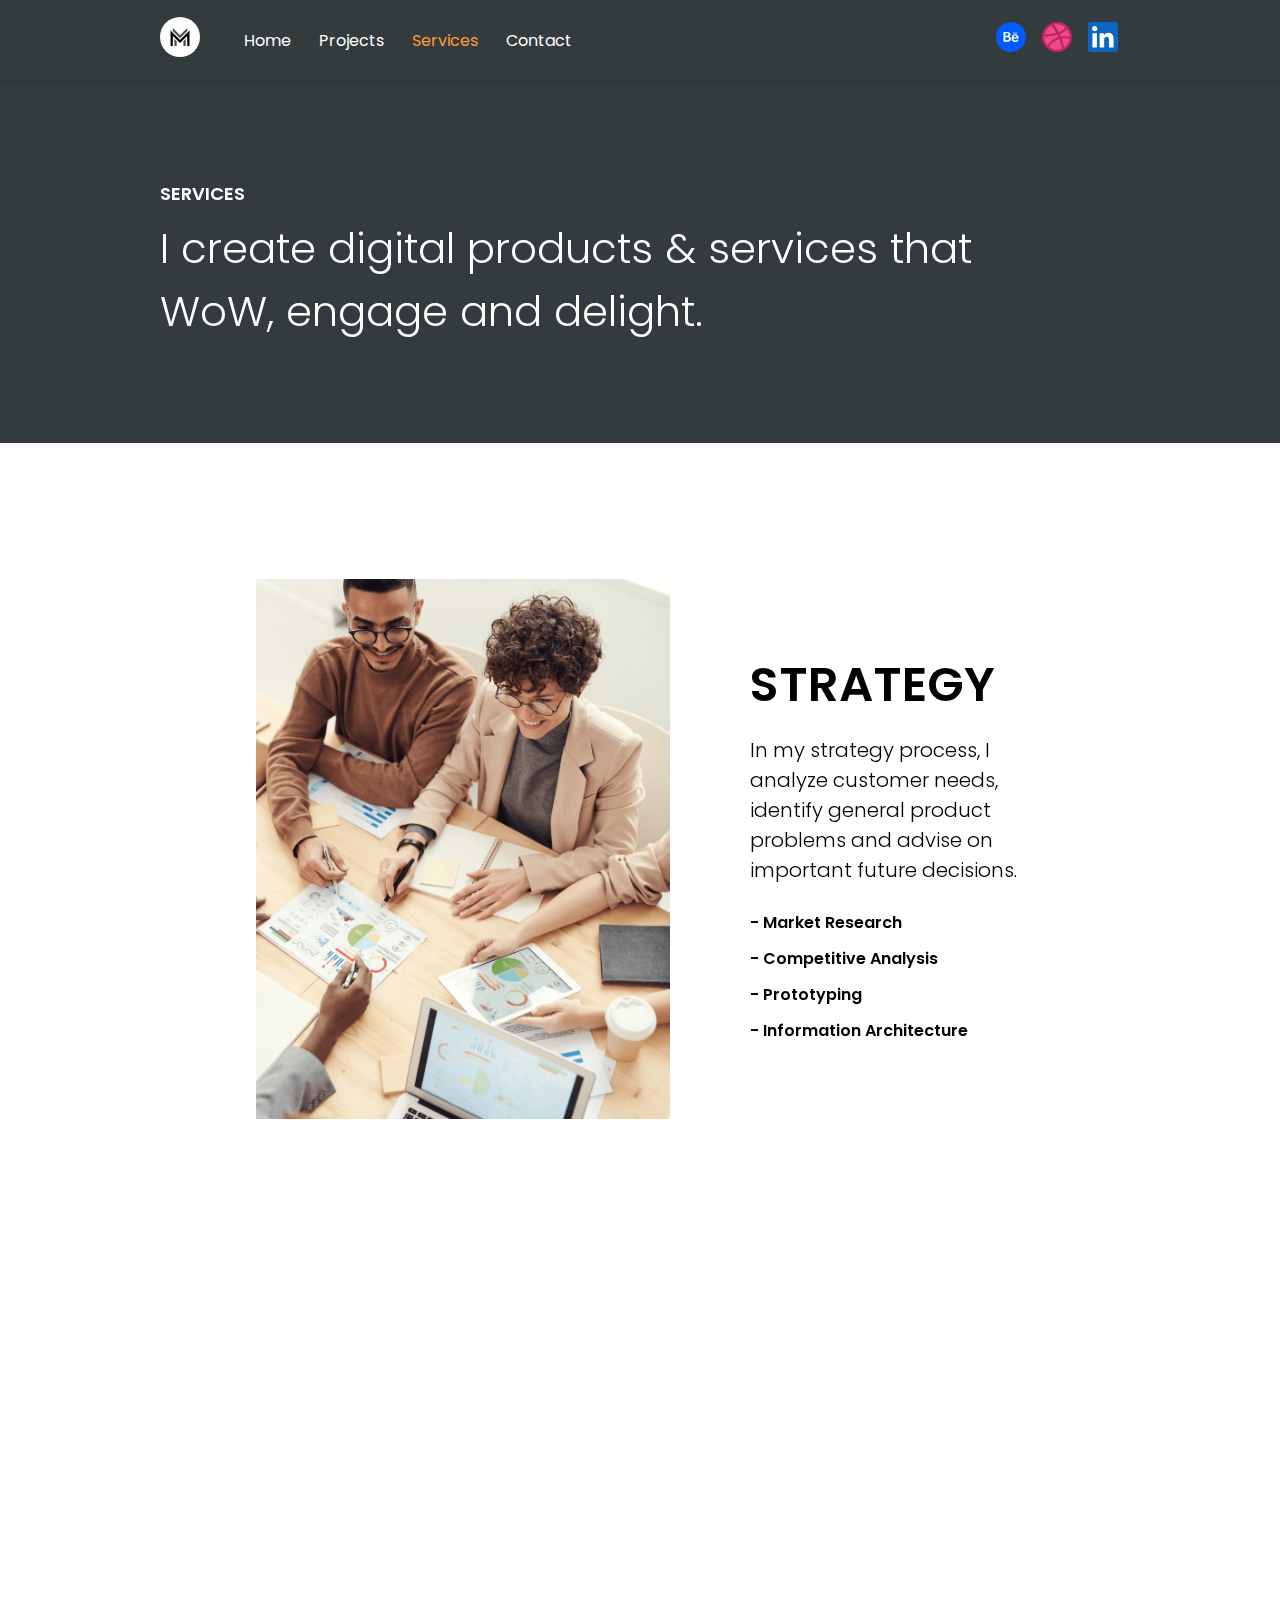
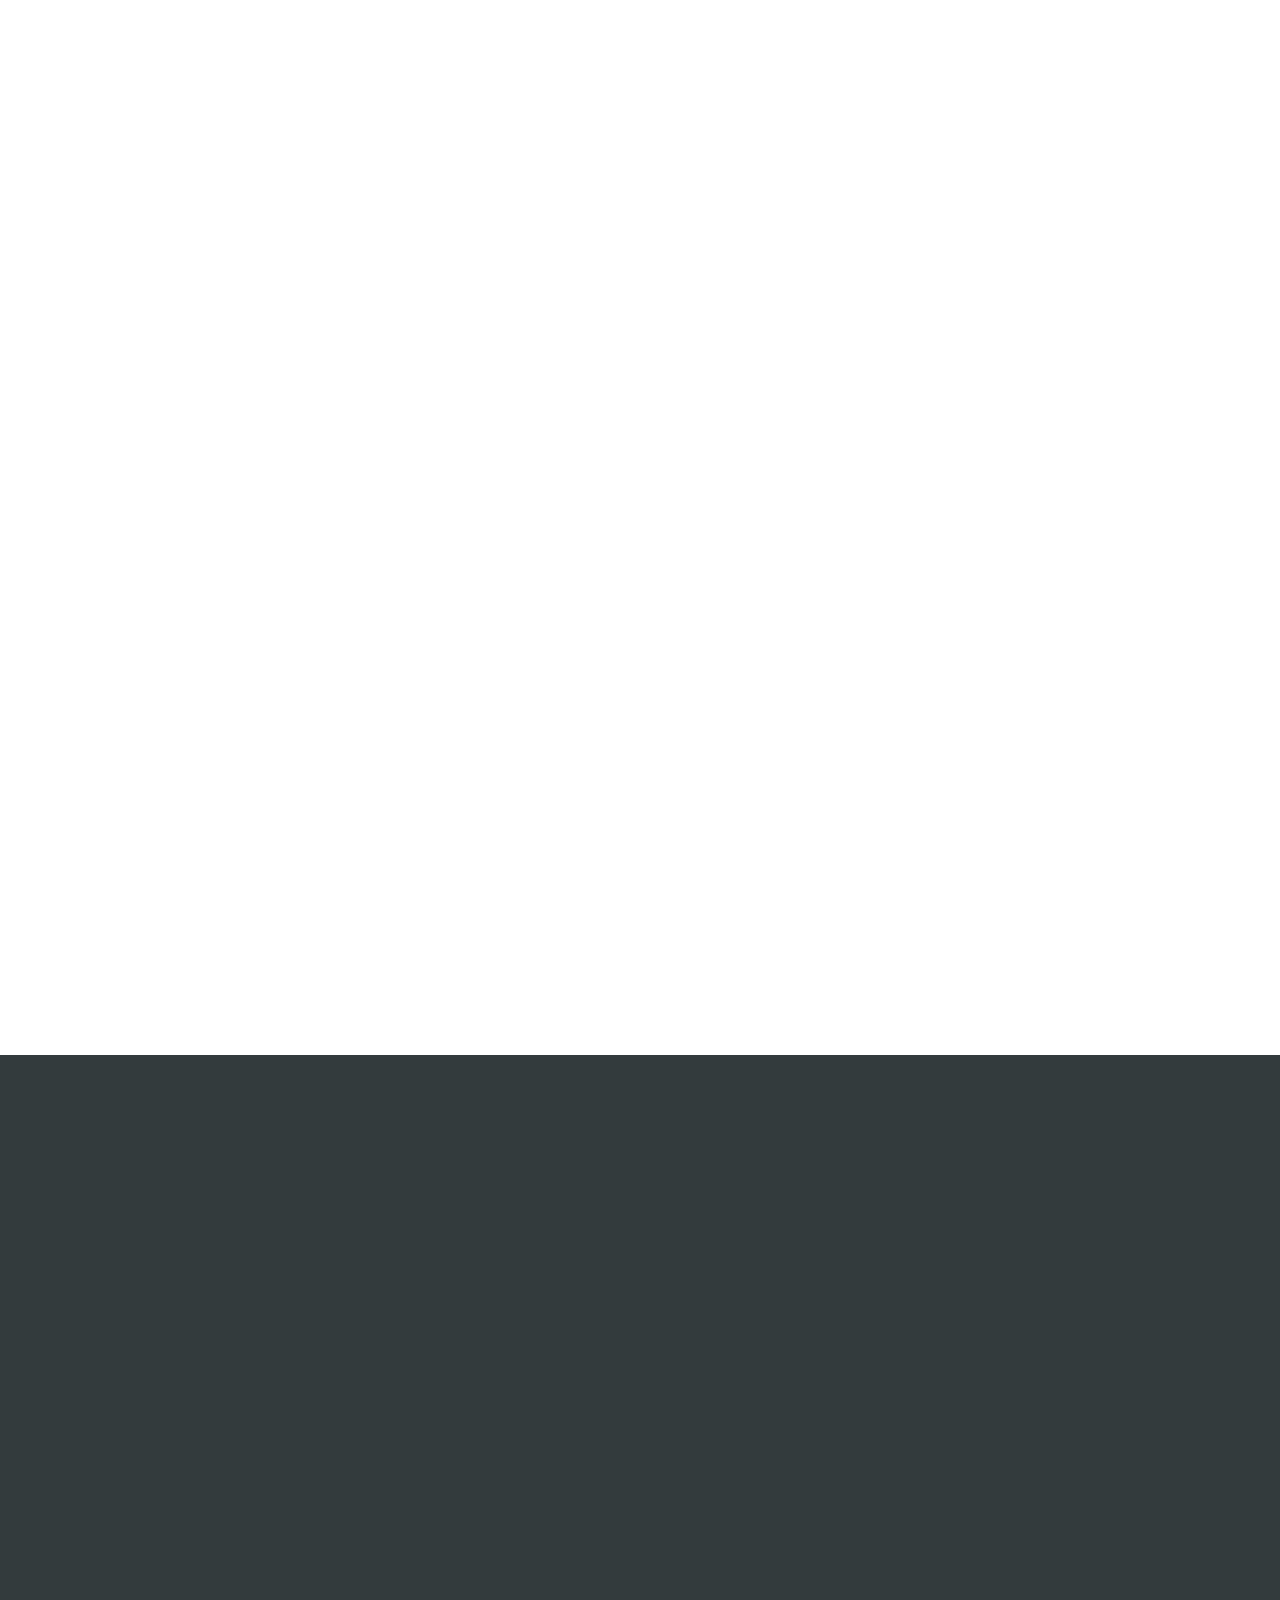
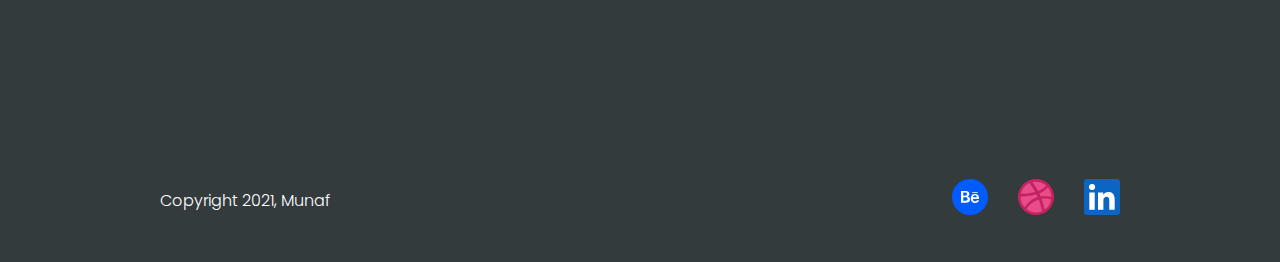
<file: services.html>
<!DOCTYPE html>
<html lang="en">
    <head>
        <meta charset="UTF-8" />
        <meta http-equiv="X-UA-Compatible" content="IE=edge" />
        <meta name="viewport" content="width=device-width, initial-scale=1.0" />
        <link rel="icon" href="Images/favicon.png" />
        <link
            href="https://fonts.googleapis.com/css2?family=Poppins:wght@300;400;600&display=swap"
            rel="stylesheet"
        />
        <link rel="stylesheet" href="https://unpkg.com/aos@next/dist/aos.css" />
        <link rel="stylesheet" href="styles.css" />

        <title>Services</title>
    </head>
    <body>
        <nav id="desktop">
            <div class="leftSideNav">
                <a href="index.html"><img src="Images/logo.jpg" alt="" /></a>
                <div class="navLinks">
                    <a href="index.html">Home</a>
                    <a href="projects.html">Projects</a>
                    <a href="services.html" class="active">Services</a>
                    <a href="contact.html">Contact</a>
                </div>
            </div>
            <div class="rightSideNav">
                <a href="https://www.behance.net/mmunaf" target="_blank"
                    ><img
                        class="socialIconTop"
                        src="Icons/Behance -Original.svg"
                        alt=""
                /></a>
                <a href="https://dribbble.com/mmunaf" target="_blank"
                    ><img
                        class="socialIconTop"
                        src="Icons/Dribbble - Original.svg"
                        alt=""
                /></a>
                <a href="https://www.linkedin.com/in/mmunaf/" target="_blank"
                    ><img
                        class="socialIconTop"
                        src="Icons/LinkedIn - Original.svg"
                        alt=""
                /></a>
            </div>
        </nav>

        <nav id="mobile">
            <a href="index.html"
                ><img
                    src="Images/logo.jpg"
                    alt=""
                    width="32px"
                    style="border-radius: 100%"
            /></a>
            <img
                src="Icons/menu.svg"
                alt="hamburger icon"
                id="navExpandBtn"
                onclick="navMenuControl()"
            />
        </nav>
        <div class="mobileNavBtns" id="mobileNavOptions">
            <div class="navLinksMobile">
                <a href="index.html">Home</a>
                <a href="projects.html">Projects</a>
                <a href="services.html" class="active">Services</a>
                <a href="contact.html">Contact</a>
            </div>
            <div class="socialsMobileTop">
                <a href="https://www.behance.net/mmunaf" target="_blank"
                    ><img
                        class="socialIconTop"
                        src="Icons/Behance -Original.svg"
                        alt=""
                /></a>
                <a href="https://dribbble.com/mmunaf" target="_blank"
                    ><img
                        class="socialIconTop"
                        src="Icons/Dribbble - Original.svg"
                        alt=""
                /></a>
                <a href="https://www.linkedin.com/in/mmunaf/" target="_blank"
                    ><img
                        class="socialIconTop"
                        src="Icons/LinkedIn - Original.svg"
                        alt=""
                /></a>
            </div>
        </div>

        <section id="servicesHeading" data-aos="fade-up">
            <p class="smallCaps" style="color: #ffffff">Services</p>
            <p class="mainHeadingText">
                I create digital products & services that <br />
                WoW, engage and delight.
            </p>
        </section>

        <section id="servicesDetails" data-aos="fade-up">
            <div class="servicesBoxDetail">
                <img
                    src="Images/strategy.png"
                    alt=""
                    style="height: 540px"
                    data-aos="fade-up"
                />
                <div class="container" data-aos="fade-up">
                    <p class="servicesHeadingText">Strategy</p>
                    <p class="serviceContentText">
                        In my strategy process, I analyze customer needs,
                        identify general product problems and advise on
                        important future decisions.
                    </p>
                    <p class="serviceDetailsList">
                        - Market Research <br />
                        - Competitive Analysis <br />
                        - Prototyping <br />
                        - Information Architecture
                    </p>
                </div>
            </div>
            <div class="servicesBoxDetail">
                <img
                    src="Images/design1.png"
                    alt=""
                    style="order: 2; height: 540px"
                    data-aos="fade-up"
                />
                <div class="container" data-aos="fade-up">
                    <p class="servicesHeadingText">Design</p>
                    <p class="serviceContentText">
                        My design process is about making complex solutions,
                        simple. I combine thoughtful user experience with a
                        clear visual identity.
                    </p>
                    <p class="serviceDetailsList">
                        - User Interface Design <br />
                        - User Experience Design <br />
                        - Motion Design & Animations <br />
                        - Branding<br />
                        - Prototyping
                    </p>
                </div>
            </div>
            <div class="servicesBoxDetail">
                <img
                    src="Images/dev1.png"
                    alt=""
                    style="height: 540px"
                    data-aos="fade-up"
                />
                <div class="container" data-aos="fade-up">
                    <p class="servicesHeadingText">Development</p>
                    <p class="serviceContentText">
                        I bring products to life using latest technologies while
                        focusing on a perfect visual output through clean and
                        maintainable code.
                    </p>
                    <p class="serviceDetailsList">
                        - Landing Pages Development <br />
                        - Front-end Development <br />
                        - HTML, CSS, JS<br />
                        - React JS
                    </p>
                </div>
            </div>
        </section>

        <!-- <section id="servicesDetails">
            <div class="servicesBoxDetailed mobileDesign">
                <div class="servicesBoxDetailedContent">
                    <p class="servicesHeadingText">Mobile Design</p>
                    <p class="serviceContentText">
                        Morbi sed mi nec ipsum mollis tempus. Lorem ipsum dolor
                        sit amet, consectetur adipiscing elit. In hac habitasse
                        platea dictumst.
                    </p>
                    <p class="serviceDetailsList">
                        Research<br />UI/UX Design<br />Prototyping<br />Information
                        Architecture
                    </p>
                </div>
                <img src="Images/mobile_design_service.png" alt="" />
            </div>

            <div class="servicesBoxDetailed webDesign">
                <div class="servicesBoxDetailedContent">
                    <p class="servicesHeadingText">Web Design</p>
                    <p class="serviceContentText">
                        Morbi sed mi nec ipsum mollis tempus. Lorem ipsum dolor
                        sit amet, consectetur adipiscing elit. In hac habitasse
                        platea dictumst.
                    </p>
                    <p class="serviceDetailsList">
                        Research<br />UI/UX Design<br />Prototyping<br />Information
                        Architecture <br />Responsive
                    </p>
                </div>
                <img src="Images/web_design_service.png" alt="" />
            </div>

            <div class="servicesBoxDetailed webDevel">
                <div class="servicesBoxDetailedContent">
                    <p class="servicesHeadingText">Web development</p>
                    <p class="serviceContentText">
                        Morbi sed mi nec ipsum mollis tempus. Lorem ipsum dolor
                        sit amet, consectetur adipiscing elit. In hac habitasse
                        platea dictumst.
                    </p>
                    <p class="serviceDetailsList">
                        Landing Pages <br />Business Pages <br />brResponsive
                    </p>
                </div>
                <img src="Images/web_devel_service.png" alt="" />
            </div>
        </section> -->

        <section id="contact">
            <p class="contactTitle" data-aos="fade-up">Let's work together!</p>
            <div class="contactOuterContainer">
                <div
                    class="contactInfo"
                    data-aos="fade-up"
                    data-aos-delay="250"
                >
                    <p class="smallCaps">Connect</p>
                    <p class="contactInfoContent">info@gmail.com</p>
                    <p class="contactInfoContent">+92 315 7600100</p>
                    <!-- <div class="whatsappContact">
                        <img src="Images/Blank.jpg" alt="QR code" />
                        <p class="contactInfoContent">Whatsapp QR</p>
                    </div> -->
                </div>
                <div
                    class="contactForm"
                    data-aos="fade-up"
                    data-aos-delay="250"
                >
                    <form
                        action="https://formspree.io/f/xlezjwrj"
                        method="POST"
                    >
                        <div class="row">
                            <input
                                type="text"
                                placeholder="Name"
                                style="margin-right: 20px"
                                name="name"
                            />
                            <input
                                type="email"
                                placeholder="Email"
                                name="_replyto"
                            />
                        </div>
                        <textarea
                            name="message"
                            placeholder="Project Details"
                            cols="10"
                            rows="10"
                        ></textarea>
                        <button type="submit">Send</button>
                    </form>
                </div>
            </div>
        </section>

        <footer>
            <div class="horizontalLine" style="background-color: #333b3d">
                <hr style="color: #ffffff" />
            </div>

            <div class="footerContent">
                <p>Copyright 2021, Munaf</p>
                <div class="socialsFooter">
                    <a href="https://www.behance.net/mmunaf"
                        ><img
                            class="socialIconTop"
                            src="Icons/Behance -Original.svg"
                            alt=""
                    /></a>
                    <a href="https://dribbble.com/mmunaf"
                        ><img
                            class="socialIconTop"
                            src="Icons/Dribbble - Original.svg"
                            alt=""
                    /></a>
                    <a href="https://www.linkedin.com/in/mmunaf/"
                        ><img
                            class="socialIconTop"
                            src="Icons/LinkedIn - Original.svg"
                            alt=""
                    /></a>
                </div>
            </div>
        </footer>

        <script src="https://unpkg.com/aos@next/dist/aos.js"></script>
        <script src="script.js"></script>
    </body>
</html>
</file>
<file: styles.css>
:root {
    --darkSecondary: #333b3d;
    --darkPrimary: #191919;
    --orange: #fe9a3a;
    --whiteSecondary: #e3e3e3;
    --whitePrimary: #ffffff;
    --basicShadow: 0px 0px 6px rgba(0, 0, 0, 0.25);
    --basicRadius: 24px;
    --roundRadius: 40px;
}
html {
    scroll-behavior: smooth;
}
* {
    box-sizing: border-box;
    margin: 0;
    padding: 0;
    font-family: "Poppins", sans-serif;
    font-weight: 300;
}

.smallCaps {
    font-size: 18px;
    font-weight: 600;
    text-transform: uppercase;
    margin-bottom: 10px;
}
.bodyText {
    font-size: 30px;
    font-weight: 300px;
}
.mainHeadingText {
    font-size: 42px;
    color: var(--whitePrimary);
}
.servicesHeadingText {
    font-size: 48px;
    font-weight: 600;
    text-transform: uppercase;
}
.serviceDetailsList {
    font-size: 16px;
    font-weight: 600;
    line-height: 36px;
}
.serviceContentText {
    font-size: 20px;
    font-weight: 300;
    margin-top: 14px;
    margin-bottom: 20px;
}

hr {
    height: 1px;
    background-color: #333b3d;
    border: none;
    outline: none;
    opacity: 0.4;
}

section {
    padding: 0 10em;
}

body {
    background-color: var(--darkSecondary);
}

nav#desktop {
    background-color: var(--darkSecondary);
    width: 100%;
    padding: 0 10em;
    height: 80px;
    display: flex;
    flex-direction: row;
    align-content: center;
    box-shadow: var(--basicShadow);
}
nav#desktop .leftSideNav {
    display: flex;
    flex-direction: row;
    align-items: center;
}
nav#desktop .leftSideNav img {
    width: 40px;
    height: 40px;
    border-radius: 50%;
    margin-right: 2em;
}
nav#desktop .leftSideNav .navLinks a/* :not(active) */ {
    text-decoration: none;
    color: var(--whitePrimary);
    padding: 2px 8px;
    padding-bottom: 4px;
    margin: 0 4px;
    font-weight: 400;
    font-size: 16px;
    transition: 0.4s ease;
    cursor: pointer;
    border-bottom: 2px solid var(--darkSecondary);
}
nav#desktop .leftSideNav .navLinks a.active {
    color: var(--orange);
    border-bottom: 2px solid var(--darkSecondary);
}
nav#desktop .leftSideNav .navLinks a.active:hover {
    border-bottom: 2px solid var(--orange);
}
nav#desktop .leftSideNav .navLinks a:hover {
    border-bottom: 2px solid var(--whitePrimary);
}
nav#desktop .rightSideNav {
    display: flex;
    flex-direction: row;
    margin-left: auto;
    margin-right: 0;
    align-items: center;
}

nav#desktop .rightSideNav img:hover {
    /* border-color: var(--whitePrimary); */
    transform: scale(1.07);
}
nav#desktop .rightSideNav img {
    width: 34px;
    height: 34px;
    padding: 2px;
    margin-left: 12px;
    /* border: 1px solid var(--darkSecondary); */
    transition: 0.4s ease;
    /* border-radius: 50%; */
}

nav#mobile {
    height: 60px;
    padding: 0 2em;
    display: flex;
    align-items: center;
    box-shadow: var(--basicShadow);
    display: none;
    width: 100%;
}
.mobileNavBtns {
    display: flex;
    flex-direction: column;
    justify-content: center;
    position: absolute;
    top: 60px;
    width: 100%;
    display: none;
    background-color: var(--darkSecondary);
    box-shadow: var(--basicShadow);
}
.mobileNavBtns .navLinksMobile {
    display: flex;
    flex-direction: column;
    padding: 12px 0;
    margin: 4px 0;
    justify-content: center;
}
.mobileNavBtns .navLinksMobile a:not(active) {
    text-decoration: none;
    color: var(--whitePrimary);
    padding: 16px 8px;
    text-align: center;
    font-size: 20px;
    font-weight: 600;
}
.mobileNavBtns .navLinksMobile a.active {
    color: var(--orange);
}
.mobileNavBtns .socialsMobileTop {
    display: flex;
    margin: 10px 5em;
    align-items: center;
    justify-content: space-between;
    margin-bottom: 20px;
}
.mobileNavBtns .socialsMobileTop img {
    width: 36px;
    height: 36px;
}

@media screen and (max-width: 480px) {
    nav#mobile {
        display: flex;
        justify-content: space-between;
    }
    nav#desktop {
        display: none;
    }
}

@media screen and (max-width: 912px) {
    nav#desktop {
        padding: 0 60px;
    }
    section {
        padding: 0 60px;
    }
    section#about {
        flex-direction: column !important;
        gap: 60px;
    }
    #contact .contactOuterContainer {
        flex-direction: column !important;
        gap: 48px;
    }

    #contact .contactOuterContainer .contactForm {
        order: 1;
    }
    #contact .contactInfo {
        order: 2;
    }
}

section#hero {
    display: flex;
    align-items: center;
    padding-bottom: 100px;
    height: calc(100vh - 80px);
    justify-content: space-between;
}
#hero .heroContent {
    margin-top: 180px;
}
#hero .heroContent .heroBtns {
    display: flex;
    flex-direction: row;
    margin-top: 140px;
    flex-wrap: wrap;
    align-items: center;
}
#downloadProjectBtn {
    padding: 12px 34px;
    background-color: var(--orange);
    font-size: 20px;
    font-weight: 600;
    border-radius: var(--basicRadius);
    color: var(--whitePrimary);
    text-decoration: none;
    border: 1px solid var(--orange);
    transition: 0.4s ease;
    cursor: pointer;
    border-radius: var(--roundRadius);
    text-align: center;
}
#getInContactBtn {
    display: flex;
    align-items: center;
    color: var(--whitePrimary);
    text-decoration: none;
    font-size: 20px;
    font-weight: 600;
    margin-left: 56px;
    transition: 0.4s ease;
    cursor: pointer;
    border-bottom: 2px solid var(--darkSecondary);
    transition: 0.4s ease;
    animation: leftToRight 0.4s ease none;
    cursor: pointer;
    /* padding-bottom: 4px; */
}
#hero .heroPic {
    margin-left: 4em;
    margin-top: 4em;
}
#downloadProjectBtn:hover {
    border: 1px solid var(--orange);
    background-color: var(--darkSecondary);
}
#getInContactBtn:hover {
    border-bottom: 2px solid var(--whitePrimary);
}

section#myGoal {
    background-color: var(--whitePrimary);
    display: flex;
    align-items: center;
    justify-content: center;
    padding-top: 100px;
    padding-bottom: 100px;
}
section#myGoal img {
    margin-right: 8em;
}

.horizontalLine {
    padding: 0 6em;
    background-color: var(--whitePrimary);
}

section#myProjects {
    background-color: var(--whitePrimary);
    display: flex;
    flex-direction: column;
    align-items: center;
    justify-content: center;
    padding-top: 100px;
    padding-bottom: 100px;
}
section#myProjects .projects,
section#projectDetails .projects {
    display: flex;
    flex-direction: row;
    margin-top: 80px;
    flex-wrap: wrap;
    margin-bottom: 40px;
    justify-content: center;
}

.projectTemplateBig {
    width: 540px;
    /* height: 740px; */
    /* height: 1060px; */
    height: 700px;
    background-color: #efefef;
    border-radius: var(--basicRadius);
    margin-bottom: 40px;
}
.projectTemplateSmall {
    width: 540px;
    /* height: 500px; */
    height: 520px;
    background-color: #efefef;
    border-radius: var(--basicRadius);
    margin-bottom: 40px;
}

.projectTemplateContent {
    padding-top: 32px;
    padding-left: 40px;
    transition: 0.4s ease;
}
.projectTemplateContent .projectTemplateTitle {
    font-size: 30px;
    font-weight: 600;
    color: var(--darkPrimary);
}
.projectTemplateContent .projectTemplateTags {
    display: flex;
    flex-direction: row;
    margin-top: 8px;
    gap: 16px;
}
/* .projectTemplateContent .projectTemplateTags p {
    padding: 4px 16px;
    color: var(--whitePrimary);
    background-color: var(--orange);
    border-radius: var(--basicRadius);
    font-weight: 300;
    font-size: 14px;
    margin-right: 10px;
    text-transform: uppercase;
} */

.projectTemplateContent .projectTemplateTags p {
    padding: 0px;
    font-weight: 800;
    font-size: 14px;
    margin-right: 10px;
    text-transform: uppercase;
    color: var(--darkSecondary);
    opacity: 0.7;
}

section#myProjects .seeAllProjectsBtn {
    font-size: 18px;
    font-weight: 600;
    color: var(--darkPrimary);
    /* margin-left: auto;
    margin-right: 0; */
    display: flex;
    align-items: center;
    text-decoration: none;
    border-bottom: 2px solid var(--whitePrimary);
    transition: 0.4s linear;
    padding-bottom: 4px;
}
section#myProjects .seeAllProjectsBtn img {
    filter: invert(100);
    margin-left: 6px;
}
section#myProjects .seeAllProjectsBtn:hover {
    border-bottom: 2px solid var(--darkPrimary);
}

.projectTemplateSmall,
.projectTemplateBig {
    transition: 0.4s ease;
    cursor: pointer;
}
.projectTemplateSmall:hover,
.projectTemplateBig:hover {
    transform: scale(1.01);
}
/* .projectTemplateSmall:hover .projectTemplateContent,
.projectTemplateBig:hover .projectTemplateContent {
    transform: scale(0.99);
} */

.proj1 {
    margin-right: 20px;
    background-image: url("Images/projj1.png");
    background-size: cover;
}
.proj2 {
    margin-left: 20px;
    background-image: url("Images/proj2.png");
    background-size: cover;
}
.proj3 {
    margin-right: 20px;
    background-image: url("Images/proj3.png");
    background-size: cover;
    background-position: center;
    background-repeat: no-repeat;
}
.proj4 {
    margin-left: 20px;
    margin-top: -180px;
    background-image: url("Images/proj4.png");
    background-size: cover;
}

/* The new project template */

.projectIndex {
    display: flex;
    flex-direction: row;
    align-items: flex-start;
    justify-content: center;
    gap: 80px;
    width: 100%;
    flex-wrap: wrap;
    padding-bottom: 80px;
}

.projectIndex .col {
    display: flex;
    flex-direction: column;
    gap: 80px;
}

.projectTemplate {
    width: 36vw;
    /* border-radius: var(--basicRadius);
    border: 1px solid #e3e3e3;
    display: flex;
    flex-direction: column;*/

    padding: 0 24px;
}

.projectTemplateImg {
    width: 26vw;
    align-self: center;
    justify-self: center;
    /*     border: 1px solid #e3e3e3;
    background-color: #e3e3e3; */
    width: 36vw;
}

.projectTemplateTitle {
    font-size: 30px;
    font-weight: 600;
    color: var(--darkPrimary);
}

.projectTemplateSubText {
    font-size: 20px;
    font-weight: 400;
    color: var(--darkPrimary);
    padding-top: 8px;
    padding-bottom: 24px;

    font-size: 16px;
    line-height: 24px;
    letter-spacing: 0.5px;
    font-weight: 400;
}

.projectTemplateButton {
    padding: 8px 16px;
    border-radius: var(--roundRadius);
    background-color: var(--whiteSecondary);
    color: var(--darkSecondary);
    text-decoration: none;
    font-weight: 400;
    width: max-content;
}

.projectTemplateWritten {
    position: absolute;
    top: 24px;
    left: 24px;
    z-index: 99;
}

.projectTemplatePicture {
    /* padding: 24px; */
    background-color: #e3e3e3;
    border-radius: var(--basicRadius);
    transition: 0.4s ease;
    cursor: pointer;
    width: 36vw;
    height: auto;
    z-index: 1;
}
.projectTemplatePicture:hover {
    transform: scale(1.02);
}

.projects {
    gap: 48px;
}
.projects .col {
    display: flex;
    flex-direction: column;
    gap: 48px;
}

@media screen and (min-width: 1080px) {
    .projectTemplatePicture {
        width: 36vw;
        padding-top: 24px;
    }
    .projects .col {
        flex-wrap: nowrap !important;
    }
    .projects {
        flex-wrap: nowrap !important;
    }
}

@media screen and (max-width: 1080px) {
    .projectTemplatePicture {
        width: 80vw;
        padding-top: 24px;
    }
}

@media screen and (max-width: 720px) {
    .projectTemplatePicture {
        width: 60vw;
        padding-top: 24px;
    }
}

@media screen and (max-width: 480px) {
    .projectTemplate {
        width: 72vw;
    }
    .projectTemplateImg {
        width: 72vw;
    }
    .projectTemplatePicture {
        width: 90vw;
        padding-top: 24px;
    }
}

section#services {
    display: flex;
    flex-direction: column;
    padding-top: 100px;
    padding-bottom: 100px;
    color: var(--whitePrimary);
}

section#services .servicesContainer {
    display: flex;
    flex-direction: row;
    justify-content: space-between;
    margin-top: 60px;
    flex-wrap: wrap;
    gap: 40px;
}
/* #services .servicesBox {
    display: flex;
    flex-direction: row;
    align-items: center;

    background-color: var(--whitePrimary);
    padding: 30px 34px;
    border-radius: var(--basicRadius);
    width: 540px;
    width: 560px;
    transition: 0.4s ease;
    cursor: pointer;
}
#services .servicesBox .serviceBoxContent {
    display: flex;
    flex-direction: column;
    margin-left: 30px;
}
#services .servicesBox .serviceBoxTitle {
    font-size: 22px;
    font-weight: 600;
    color: var(--darkPrimary);
}
#services .servicesBox .serviceBoxPara {
    font-size: 20px;
    font-weight: 300;
    color: var(--darkPrimary);
}
#services .servicesBox:hover {
    background-color: var(--orange);
}
#services .servicesBox:hover .serviceBoxTitle,
.serviceBoxPara {
    color: var(--whitePrimary);
}
#services .servicesBox:hover .serviceBoxPara {
    color: var(--whitePrimary);
} */
#services .servicesB {
    display: flex;
    flex-direction: column;
    gap: 16px;
    align-items: flex-start;
    justify-content: left;
    width: 20rem;
}
#services .servicesB p {
    font-size: 16px;
    line-height: 24px;
    letter-spacing: 0.5px;
    font-weight: 100;
}
#services #exploreServicesBtn {
    padding: 12px 24px;
    background-color: var(--darkSecondary);
    font-size: 16px;
    font-weight: 400;
    border-radius: var(--basicRadius);
    color: var(--whitePrimary);
    text-decoration: none;
    border: 1px solid var(--orange);
    transition: 0.4s ease;
    cursor: pointer;
    border-radius: var(--roundRadius);
    width: 200px;
    text-align: center;
}

#services #exploreServicesBtn:hover {
    border: 1px solid var(--orange);
    background-color: var(--orange);
}

section#about {
    display: flex;
    flex-direction: row;
    padding-top: 100px;
    padding-bottom: 100px;
    color: var(--whitePrimary);
    align-items: center;
}
section#about .aboutContent {
    margin-left: 6em;
}

section#contact {
    display: flex;
    flex-direction: column;
    padding-top: 100px;
    padding-bottom: 100px;
    color: var(--whitePrimary);
    flex-wrap: wrap;
}
#contact .contactTitle {
    font-size: 62px;
    font-weight: 300;
    margin-bottom: 80px;
}
#contact .contactOuterContainer {
    display: flex;
    flex-direction: row;
    justify-content: space-between;
    flex-wrap: wrap;
}
#contact .contactOuterContainer .contactForm form {
    display: flex;
    flex-direction: column;
}
#contact .contactOuterContainer .contactForm form input,
#contact .contactOuterContainer .contactForm form textarea {
    border: none;
    outline: none;
    background-color: var(--darkSecondary);
    color: var(--whitePrimary);
    font-size: 18px;
    font-weight: 300;
    border-bottom: 1px solid var(--whitePrimary);
    padding: 12px 0;
    width: 300px;
}
#contact .row {
    margin-bottom: 30px;
}
#contact .contactOuterContainer .contactForm form ::placeholder {
    color: var(--whitePrimary);
}
#contact .contactOuterContainer .contactForm form button {
    background-color: var(--orange);
    color: var(--whitePrimary);
    padding: 8px 70px;
    border-radius: var(--basicRadius);
    width: 200px;
    font-size: 20px;
    font-weight: 300;
    outline: none;
    border: 1px solid var(--orange);
    margin-top: 50px;
    transition: 0.4s ease;
    cursor: pointer;
    border-radius: var(--roundRadius);
}
#contact .contactOuterContainer .contactForm form button:hover {
    border: 1px solid var(--orange);
    background-color: var(--darkSecondary);
}
#contact .contactOuterContainer .contactForm form textarea {
    resize: none;
    height: 140px;
    width: 624.39px;
}
#contact .contactInfoContent {
    font-size: 20px;
    font-weight: 300;
    margin: 14px 0;
}
#contact .whatsappContact {
    display: flex;
    flex-direction: row;
    align-items: center;
}
#contact .whatsappContact img {
    margin-right: 30px;
    width: 100px;
    height: 100px;
}

footer {
    margin-bottom: 40px;
}
footer .footerContent {
    margin: 30px 60px;
    justify-content: space-between;
    color: var(--whitePrimary);
    display: flex;
    flex-direction: row;
    padding-left: 100px;
    padding-right: 100px;
    align-items: center;
}
footer .footerContent .socialsFooter {
    display: flex;
    flex-direction: row;
}
footer .footerContent .socialsFooter img {
    width: 36px;
    height: 36px;
    margin-left: 30px;
    transition: 0.4s ease;
}
footer .footerContent .socialsFooter img:hover {
    transform: scale(1.07);
}
/* Homepage Responsive CSS */
@media screen and (max-width: 480px) {
    .smallCaps {
        font-size: 14px;
        font-weight: 600;
        text-transform: uppercase;
        margin-bottom: 10px;
    }
    .bodyText {
        font-size: 24px;
        font-weight: 300px;
    }
    .mainHeadingText {
        font-size: 24px;
        color: var(--whitePrimary);
    }
    section {
        padding: 0 2em;
    }
    section#hero {
        height: 100%;
    }
    #hero {
        justify-content: center;
        height: fit-content;
        flex-direction: column;
    }
    #hero .heroPic {
        order: 1;
        margin-left: 0;
        margin-top: 60px;
    }
    #hero .heroContent {
        order: 2;
        margin-top: 40px;
    }
    #hero .heroContent .heroBtns {
        display: flex;
        flex-direction: column;
        justify-items: center;
        margin-top: 40px;
    }
    #getInContactBtn {
        margin: 0;
        /*  width: 240px; */
        font-size: 16px;
        background-color: var(--darkSecondary);
    }
    #downloadProjectBtn {
        width: 240px;
        font-size: 16px;
        margin-bottom: 30px;
    }
    section#myGoal,
    section#myProjects,
    section#services,
    section#about,
    section#contact,
    .footerContent {
        padding-top: 60px;
        padding-bottom: 60px;
    }
    section#myGoal img {
        display: none;
    }
    .horizontalLine {
        padding: 0 2em;
        background-color: var(--whitePrimary);
    }
    section#myProjects .projects {
        justify-items: center;
    }
    .projectTemplateBig {
        width: 90vw;
        height: 760px;
        margin-bottom: 30px;
    }
    .projectTemplateSmall {
        width: 90vw;
        height: 460px;
        margin-bottom: 30px;
    }
    section#myProjects .seeAllProjectsBtn {
        justify-content: center;
        margin: auto;
    }
    #services .servicesBox {
        flex-direction: column;
        justify-content: center;
    }

    #services .servicesBox .serviceBoxContent {
        justify-content: center;
        margin-left: 0;
    }
    #services .servicesBox .serviceBoxTitle {
        text-align: center;
    }
    #services .servicesBox .serviceBoxPara {
        text-align: center;
    }
    section#about {
        flex-direction: column;
    }
    section#about .aboutContent {
        margin-left: 0;
        margin-top: 30px;
        justify-content: center;
    }
    #services .servicesBox img {
        margin-bottom: 20px;
    }
    #contact .contactTitle {
        font-size: 30px;
    }
    .row {
        display: flex;
        flex-direction: column;
        margin-bottom: 0;
    }
    #contact .contactOuterContainer .contactForm {
        order: 1;
    }
    #contact .contactInfo {
        order: 2;
    }
    #contact .contactOuterContainer .contactForm form {
        display: flex;
        flex-direction: column;
        justify-items: center;
    }
    #contact .contactOuterContainer .contactForm form input {
        margin-bottom: 30px;
    }
    #contact .contactOuterContainer .contactForm form input,
    #contact .contactOuterContainer .contactForm form textarea {
        width: 305px;
    }
    #contact .contactOuterContainer .contactForm form button {
        margin-top: 30px;
        align-self: center;
        margin-bottom: 40px;
    }
    #contact .whatsappContact {
        display: none;
    }
    footer .footerContent {
        margin: 0;
        padding: 30px 40px;
        flex-direction: column;
    }
    footer .footerContent .socialsFooter {
        margin-top: 30px;
        justify-content: space-evenly;
        width: 100%;
    }
    footer .footerContent .socialsFooter img {
        margin: 0;
    }

    .proj1,
    .proj2,
    .proj3,
    .proj4 {
        margin: 0;
        margin-bottom: 20px;
    }
    .projectTemplateContent .projectTemplateTitle {
        font-size: 24px;
    }
    .projectTemplateContent .projectTemplateTags p {
        font-size: 12px;
        padding: 0;
        background-color: transparent;
        color: var(--darkPrimary);
    }
    .service1 {
        margin-right: 0;
        margin-bottom: 30px;
    }
}

/* Services CSS */
section#servicesHeading {
    padding-top: 100px;
    padding-bottom: 100px;
}
section#servicesDetails {
    display: flex;
    flex-direction: column;
    padding: 56px 16em;
    justify-items: center;
    background-color: var(--whitePrimary);
    align-items: center;
}
section#servicesDetails .servicesBoxDetailed {
    border-radius: var(--basicRadius);
    background-color: var(--darkSecondary);
    color: var(--whitePrimary);
    padding: 32px 80px;
    display: flex;
    flex-direction: row;
    margin: 40px 0;
}
section#servicesDetails .servicesBoxDetailed .serviceContentText {
    width: 80%;
}
section#servicesDetails img {
    height: 200px;
    margin: auto 0;
}
section#servicesDetails .webDesign img {
    order: 1;
    margin-right: 180px;
}
section#servicesDetails .webDesign .servicesBoxDetailedContent {
    order: 2;
}
section#servicesDetails
    .webDesign
    .servicesBoxDetailedContent
    .serviceContentText {
    width: 100%;
}
section#servicesDetails .servicesBoxDetail {
    display: flex;
    flex-direction: row;
    justify-content: space-between;
    align-items: center;
    gap: 80px;
    margin: 80px 0;
}

section#projectDetails {
    background-color: var(--whitePrimary);
    padding-top: 20px;
    padding-bottom: 40px;
    margin-bottom: 100px;
    display: flex;
    flex-direction: column;
}
section#projectDetails .catBtnText {
    font-size: 16px;
    font-weight: 600;
    color: var(--darkPrimary);
    margin: 0 auto;
}
section#projectDetails .catBtn {
    /* width: 16vw; */
    width: 22vw;
    border-bottom: 2px solid var(--whiteSecondary);
    padding-bottom: 24px;
    display: flex;
    cursor: pointer;
}
section#projectDetails .catBtn:hover .catBtnText {
    color: var(--orange);
}
section#projectDetails .current {
    border-bottom: 2px solid var(--orange);
    color: var(--orange);
}
section#projectDetails .current .catBtnText {
    color: var(--orange);
}
section#projectDetails .projectCatSelector {
    display: flex;
    flex-direction: row;
    margin-bottom: 60px;
    align-items: center;
    justify-items: center;
    margin: 0 auto;
}
/* section#projectDetails .projectCatMobileSelector {
  display: flex;
}
section#projectDetails .projectCatMobileSelector select {
  /* -webkit-appearance: none;
    -moz-appearance: none;
    appearance: none; */
/*width: 95vw;
  padding: 12px 30px;
  border: none;
  outline: none;
  background-color: var(--orange);
  border-radius: var(--basicRadius);
  font-size: 16px;
  font-weight: 600;
  text-align: center;
  color: var(--whitePrimary);
} */
section#projectDetails .projectCatMobileSelector {
    display: flex;
    justify-content: center;
    border-radius: var(--basicRadius);
    background-color: var(--orange);
    display: none;
}
section#projectDetails .projectCatMobileSelector select {
    /* -webkit-appearance: none;
        -moz-appearance: none;
        appearance: none; */
    padding: 12px 30px;
    width: 90%;
    border: none;
    outline: none;
    background-color: var(--orange);
    font-size: 16px;
    font-weight: 600;
    text-align: center;
    border-radius: var(--basicRadius);
    color: var(--whitePrimary);
}

@media screen and (max-width: 480px) {
    .servicesHeadingText {
        font-size: 26px;
        font-weight: 600;
        text-transform: uppercase;
    }
    .serviceDetailsList {
        font-size: 16px;
        font-weight: 600;
        line-height: 36px;
    }
    .serviceContentText {
        font-size: 14px;
        font-weight: 300;
        margin-top: 14px;
        margin-bottom: 20px;
    }
    section#servicesHeading {
        padding-top: 60px;
        padding-bottom: 60px;
    }
    section#servicesDetails .servicesBoxDetailed {
        margin: 10px 0;
        flex-direction: column;
        padding: 36px 26px;
        align-items: center;
        justify-items: center;
    }
    section#servicesDetails {
        padding: 30px 2em;
    }
    section#servicesDetails .servicesBoxDetailed .servicesBoxDetailedContent {
        display: flex;
        flex-direction: column;
        align-items: center;
        justify-items: center;
        text-align: center;
        order: 2;
    }
    section#servicesDetails img {
        height: 80px;
        order: 1;
        margin-bottom: 30px;
    }
    section#servicesDetails .webDesign img {
        margin-right: 0px;
    }
    section#projectDetails .projectCatSelector {
        display: none;
    }
    section#projectDetails .projects {
        margin-top: 30px;
    }
    section#projectDetails .projectCatMobileSelector {
        display: flex;
    }
}

/* Style the tab */
.tab {
    overflow: hidden;
    border: 1px solid #ccc;
    background-color: #f1f1f1;
}

/* Style the buttons that are used to open the tab content */
.tab button {
    background-color: inherit;
    float: left;
    border: none;
    outline: none;
    cursor: pointer;
    padding: 14px 16px;
    transition: 0.3s;
}

/* Change background color of buttons on hover */
.tab button:hover {
    background-color: #ddd;
}

/* Create an active/current tablink class */
.tab button.active {
    background-color: #ccc;
}

/* Style the tab content */
/* .tabcontent {
    display: none;
    padding: 6px 12px;
    border: 1px solid #ccc;
    border-top: none;
}
 */

body::-webkit-scrollbar {
    display: none; /* Safari and Chrome */
}

/* Text Animation */

.hidden {
    opacity: 0;
}
.console-container {
    text-align: left;
    display: block;
    color: white;
    top: 0;
    bottom: 0;
    left: 0;
    right: 0;
    margin: auto;
}
.console-underscore {
    display: inline-block;
}
</file>
